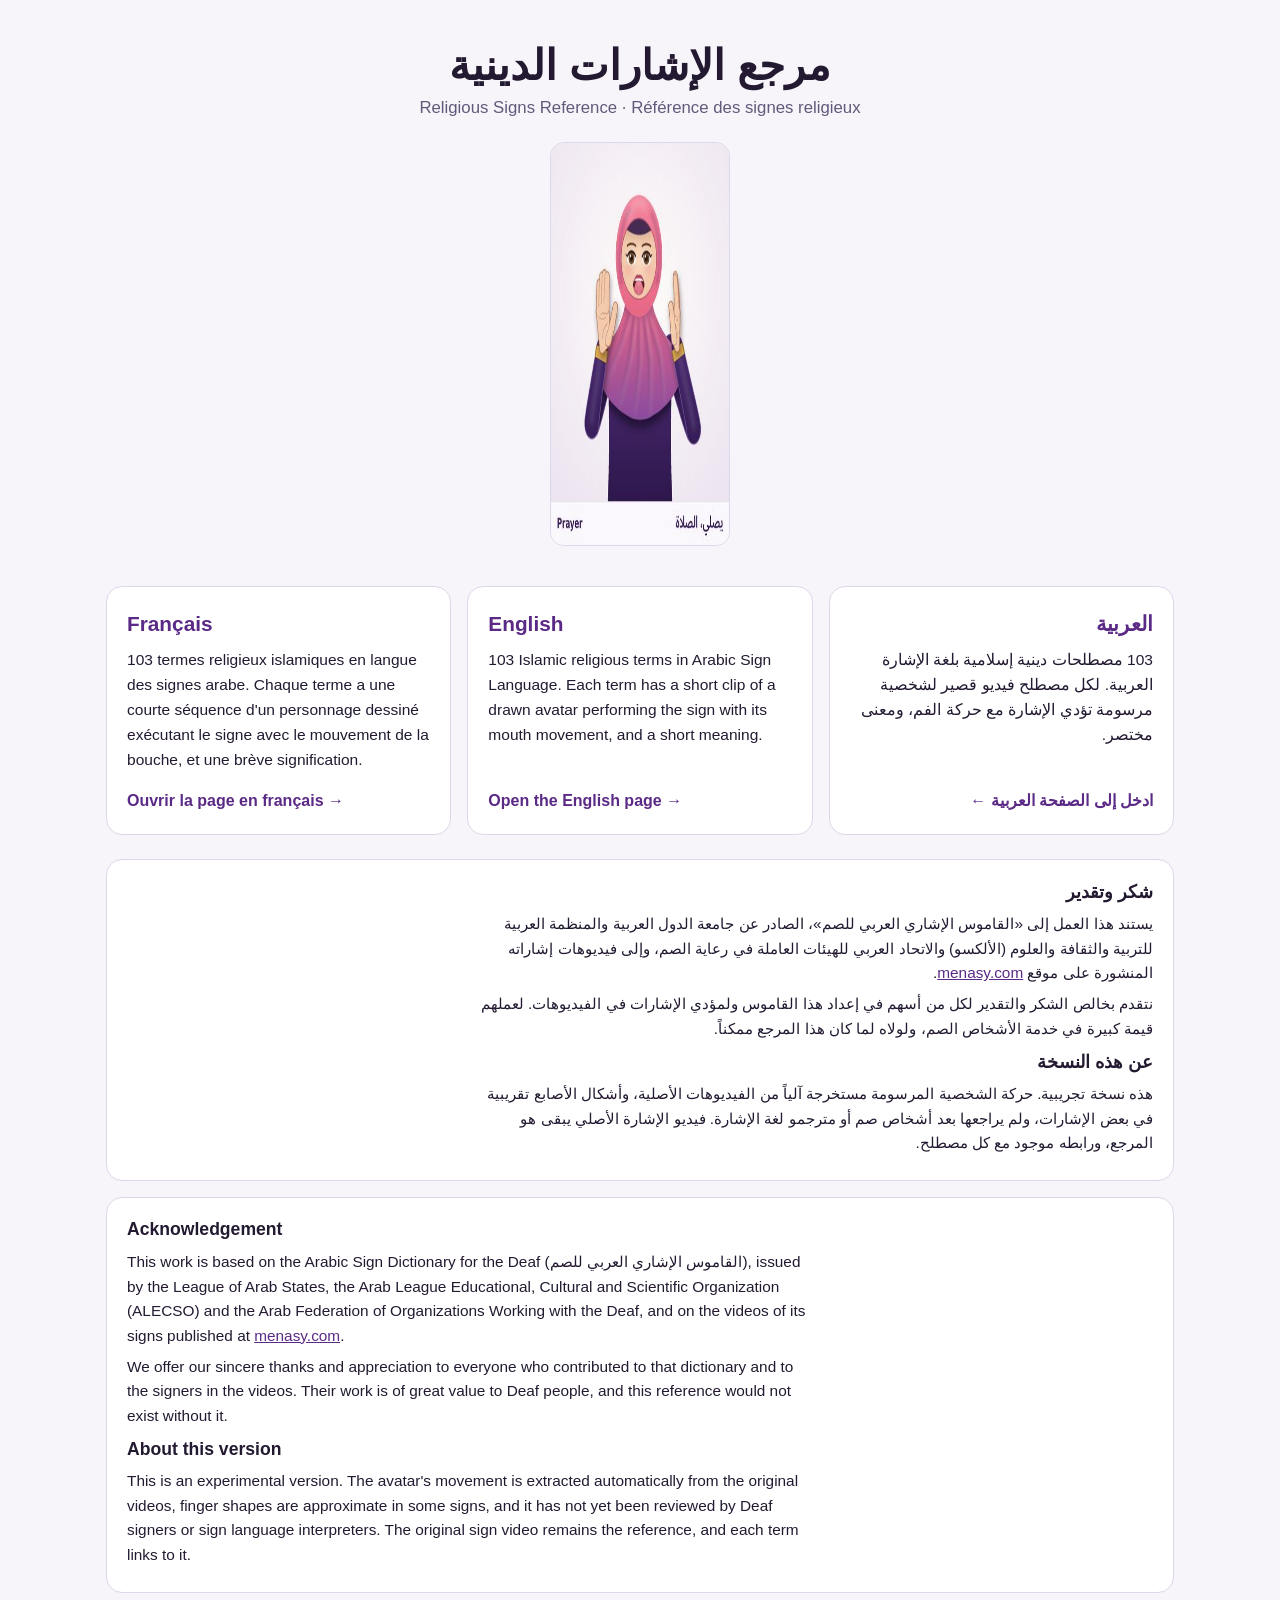
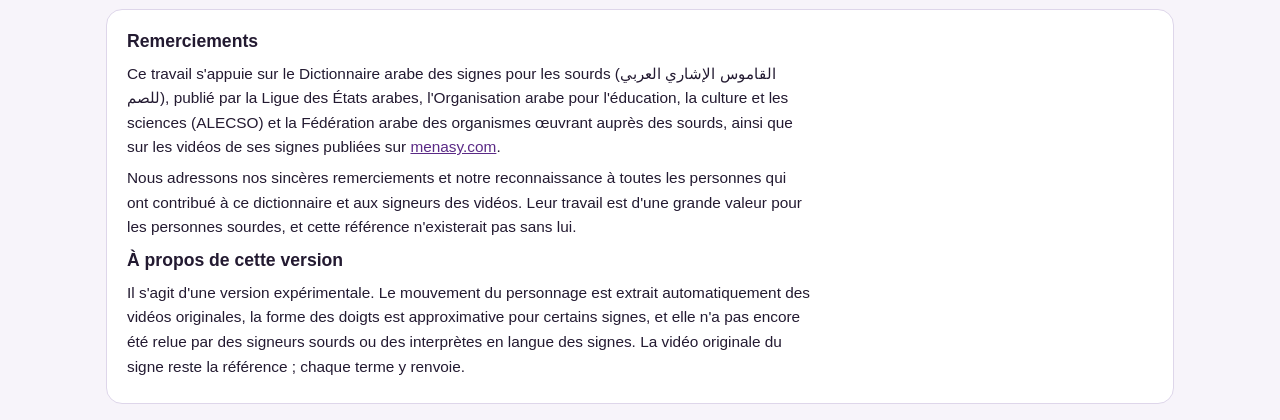
<file: index.html>
<!DOCTYPE html>
<html lang="ar" dir="rtl">
<head>
<meta charset="utf-8">
<meta name="viewport" content="width=device-width, initial-scale=1">
<title>مرجع الإشارات الدينية · Religious Signs Reference · Référence des signes religieux</title>
<meta name="description" content="103 Islamic religious terms in Arabic Sign Language, performed by a drawn avatar. Arabic, English and French.">
<link rel="icon" href="data:image/svg+xml,%3Csvg xmlns=%27http://www.w3.org/2000/svg%27 viewBox=%270 0 32 32%27%3E%3Crect width=%2732%27 height=%2732%27 rx=%277%27 fill=%27%235b2a86%27/%3E%3Ccircle cx=%2716%27 cy=%2713%27 r=%276%27 fill=%27%23f0c4a4%27/%3E%3Cpath d=%27M5 30c1-9 6-12 11-12s10 3 11 12z%27 fill=%27%23e8688a%27/%3E%3C/svg%3E">
<link rel="stylesheet" href="assets/style.css">
</head>
<body>
<div class="wrap">

  <div class="hero">
    <h1>مرجع الإشارات الدينية</h1>
    <p class="sub" lang="en" dir="ltr">Religious Signs Reference · <span lang="fr">Référence des signes religieux</span></p>
    <img class="sample" src="posters/02010.jpg" width="360" height="404" alt="الشخصية المرسومة تؤدي إشارة «الصلاة» · The avatar signing “Prayer”">
  </div>

  <nav class="doors" aria-label="Languages">
    <a class="door" href="ar.html" lang="ar" dir="rtl">
      <h2>العربية</h2>
      <p>103 مصطلحات دينية إسلامية بلغة الإشارة العربية. لكل مصطلح فيديو قصير لشخصية مرسومة تؤدي الإشارة مع حركة الفم، ومعنى مختصر.</p>
      <span class="go">ادخل إلى الصفحة العربية ←</span>
    </a>
    <a class="door" href="en.html" lang="en" dir="ltr">
      <h2>English</h2>
      <p>103 Islamic religious terms in Arabic Sign Language. Each term has a short clip of a drawn avatar performing the sign with its mouth movement, and a short meaning.</p>
      <span class="go">Open the English page →</span>
    </a>
    <a class="door" href="fr.html" lang="fr" dir="ltr">
      <h2>Français</h2>
      <p>103 termes religieux islamiques en langue des signes arabe. Chaque terme a une courte séquence d'un personnage dessiné exécutant le signe avec le mouvement de la bouche, et une brève signification.</p>
      <span class="go">Ouvrir la page en français →</span>
    </a>
  </nav>

  <section class="info" lang="ar" dir="rtl">
    <h2>شكر وتقدير</h2>
    <p>يستند هذا العمل إلى «القاموس الإشاري العربي للصم»، الصادر عن جامعة الدول العربية والمنظمة العربية للتربية والثقافة والعلوم (الألكسو) والاتحاد العربي للهيئات العاملة في رعاية الصم، وإلى فيديوهات إشاراته المنشورة على موقع <a href="https://menasy.com/categories/religion-02/" rel="noopener">menasy.com</a>.</p>
    <p>نتقدم بخالص الشكر والتقدير لكل من أسهم في إعداد هذا القاموس ولمؤدي الإشارات في الفيديوهات. لعملهم قيمة كبيرة في خدمة الأشخاص الصم، ولولاه لما كان هذا المرجع ممكناً.</p>
    <h2>عن هذه النسخة</h2>
    <p>هذه نسخة تجريبية. حركة الشخصية المرسومة مستخرجة آلياً من الفيديوهات الأصلية، وأشكال الأصابع تقريبية في بعض الإشارات، ولم يراجعها بعد أشخاص صم أو مترجمو لغة الإشارة. فيديو الإشارة الأصلي يبقى هو المرجع، ورابطه موجود مع كل مصطلح.</p>
  </section>

  <section class="info" lang="en" dir="ltr">
    <h2>Acknowledgement</h2>
    <p>This work is based on the Arabic Sign Dictionary for the Deaf (القاموس الإشاري العربي للصم), issued by the League of Arab States, the Arab League Educational, Cultural and Scientific Organization (ALECSO) and the Arab Federation of Organizations Working with the Deaf, and on the videos of its signs published at <a href="https://menasy.com/categories/religion-02/" rel="noopener">menasy.com</a>.</p>
    <p>We offer our sincere thanks and appreciation to everyone who contributed to that dictionary and to the signers in the videos. Their work is of great value to Deaf people, and this reference would not exist without it.</p>
    <h2>About this version</h2>
    <p>This is an experimental version. The avatar's movement is extracted automatically from the original videos, finger shapes are approximate in some signs, and it has not yet been reviewed by Deaf signers or sign language interpreters. The original sign video remains the reference, and each term links to it.</p>
  </section>

  <section class="info" lang="fr" dir="ltr">
    <h2>Remerciements</h2>
    <p>Ce travail s'appuie sur le Dictionnaire arabe des signes pour les sourds (القاموس الإشاري العربي للصم), publié par la Ligue des États arabes, l'Organisation arabe pour l'éducation, la culture et les sciences (ALECSO) et la Fédération arabe des organismes œuvrant auprès des sourds, ainsi que sur les vidéos de ses signes publiées sur <a href="https://menasy.com/categories/religion-02/" rel="noopener">menasy.com</a>.</p>
    <p>Nous adressons nos sincères remerciements et notre reconnaissance à toutes les personnes qui ont contribué à ce dictionnaire et aux signeurs des vidéos. Leur travail est d'une grande valeur pour les personnes sourdes, et cette référence n'existerait pas sans lui.</p>
    <h2>À propos de cette version</h2>
    <p>Il s'agit d'une version expérimentale. Le mouvement du personnage est extrait automatiquement des vidéos originales, la forme des doigts est approximative pour certains signes, et elle n'a pas encore été relue par des signeurs sourds ou des interprètes en langue des signes. La vidéo originale du signe reste la référence ; chaque terme y renvoie.</p>
  </section>

</div>
</body>
</html>
</file>
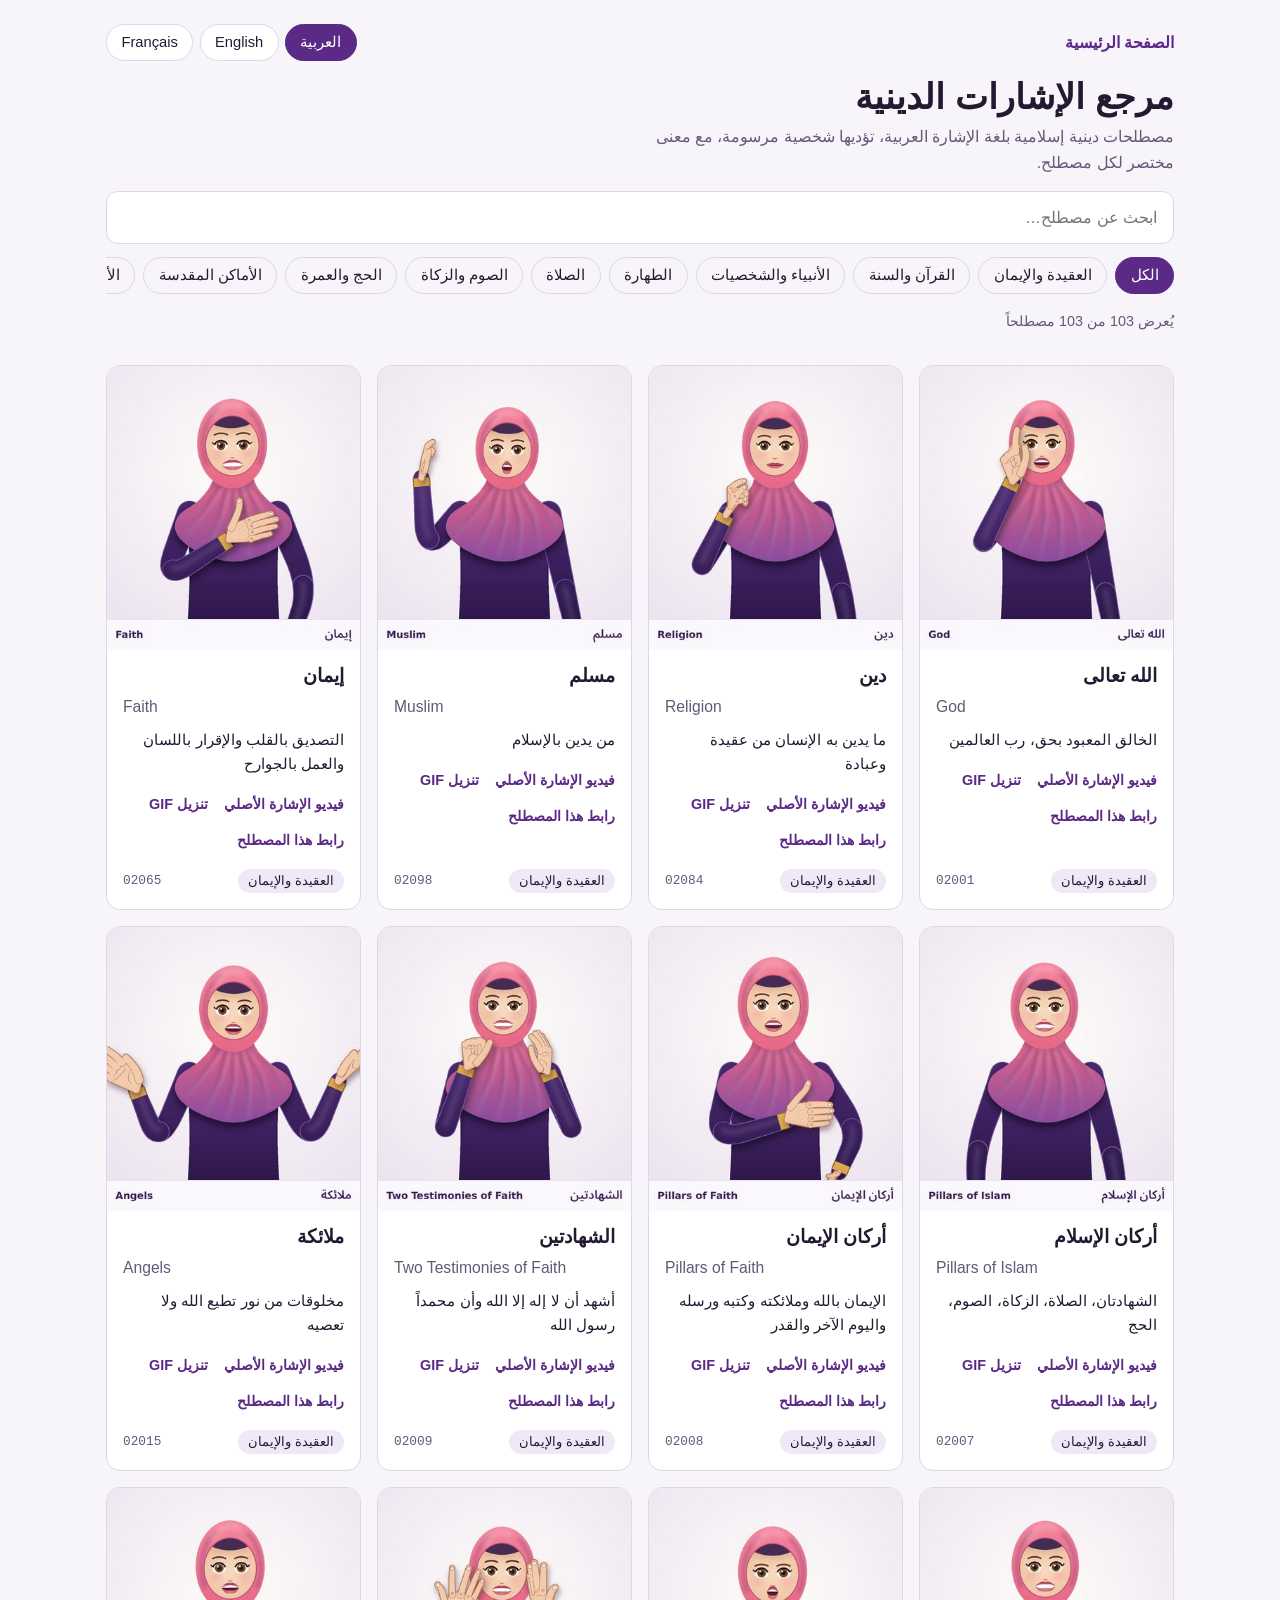
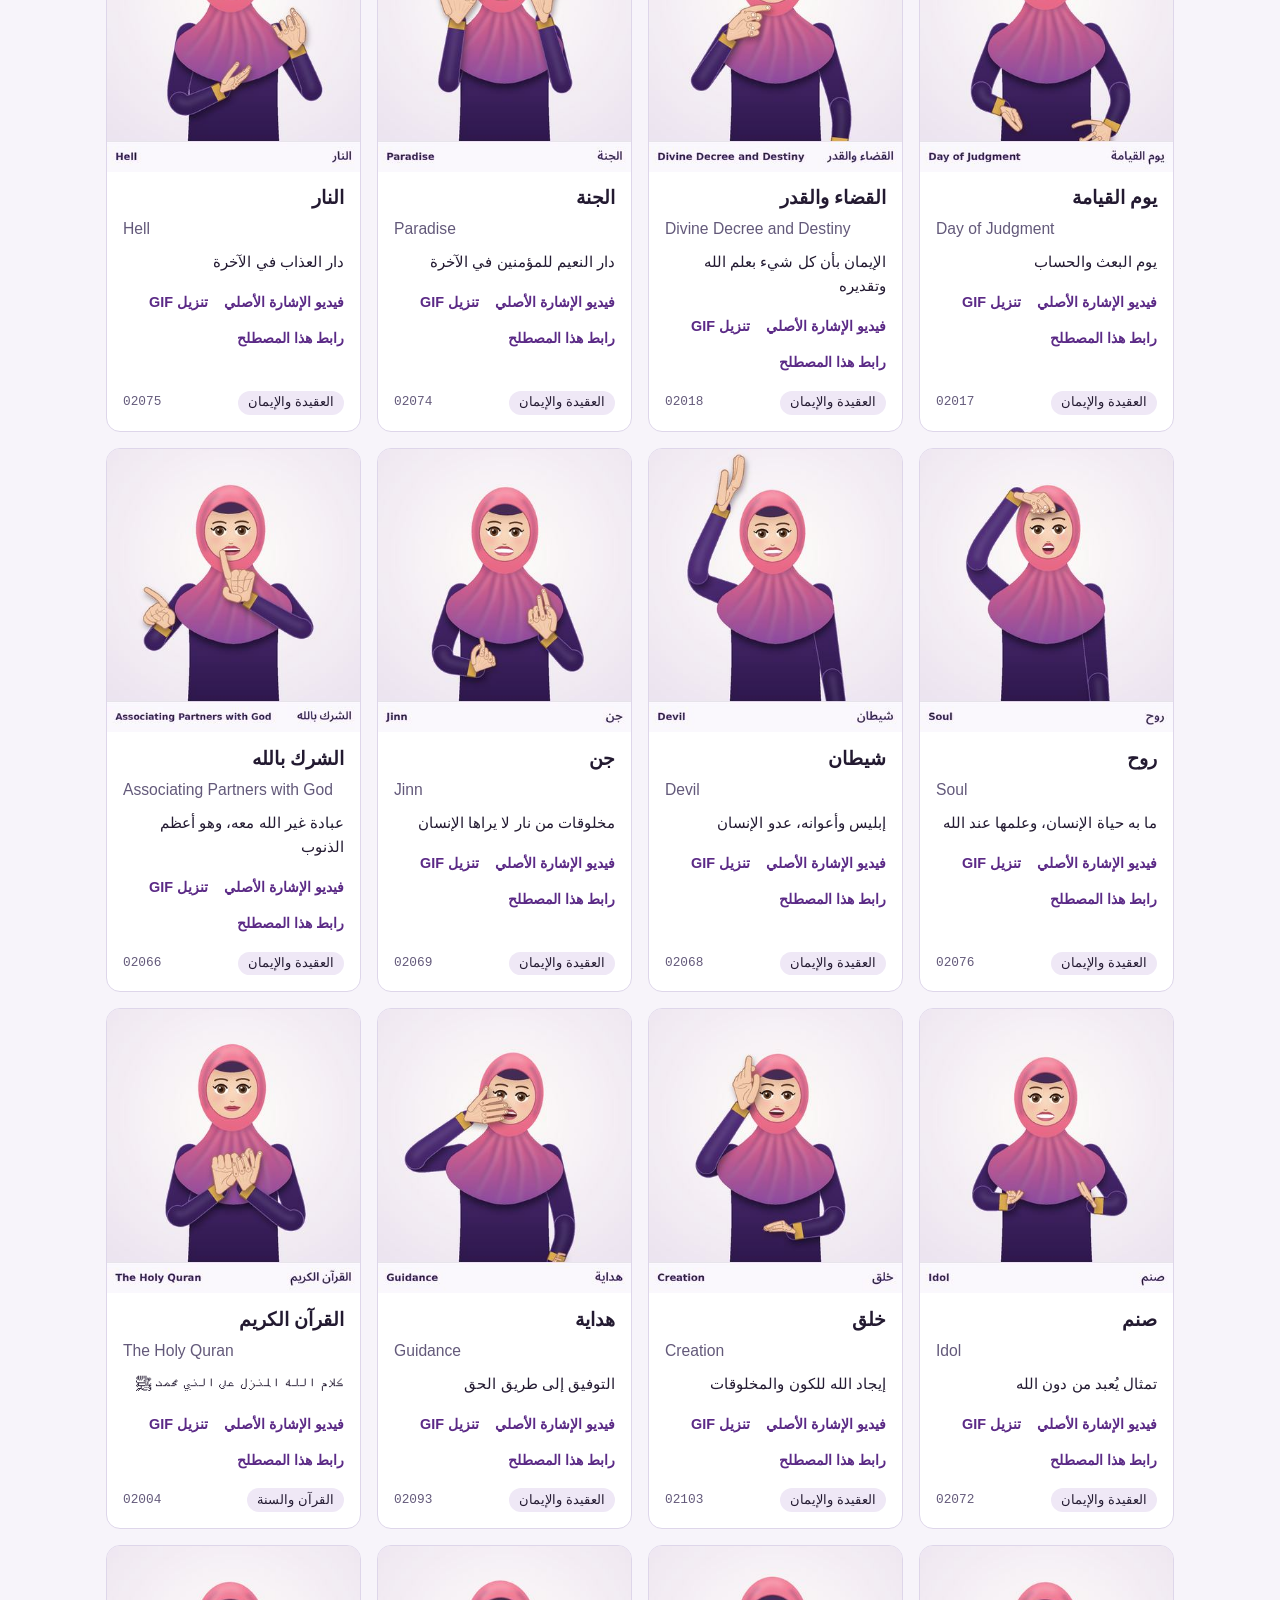
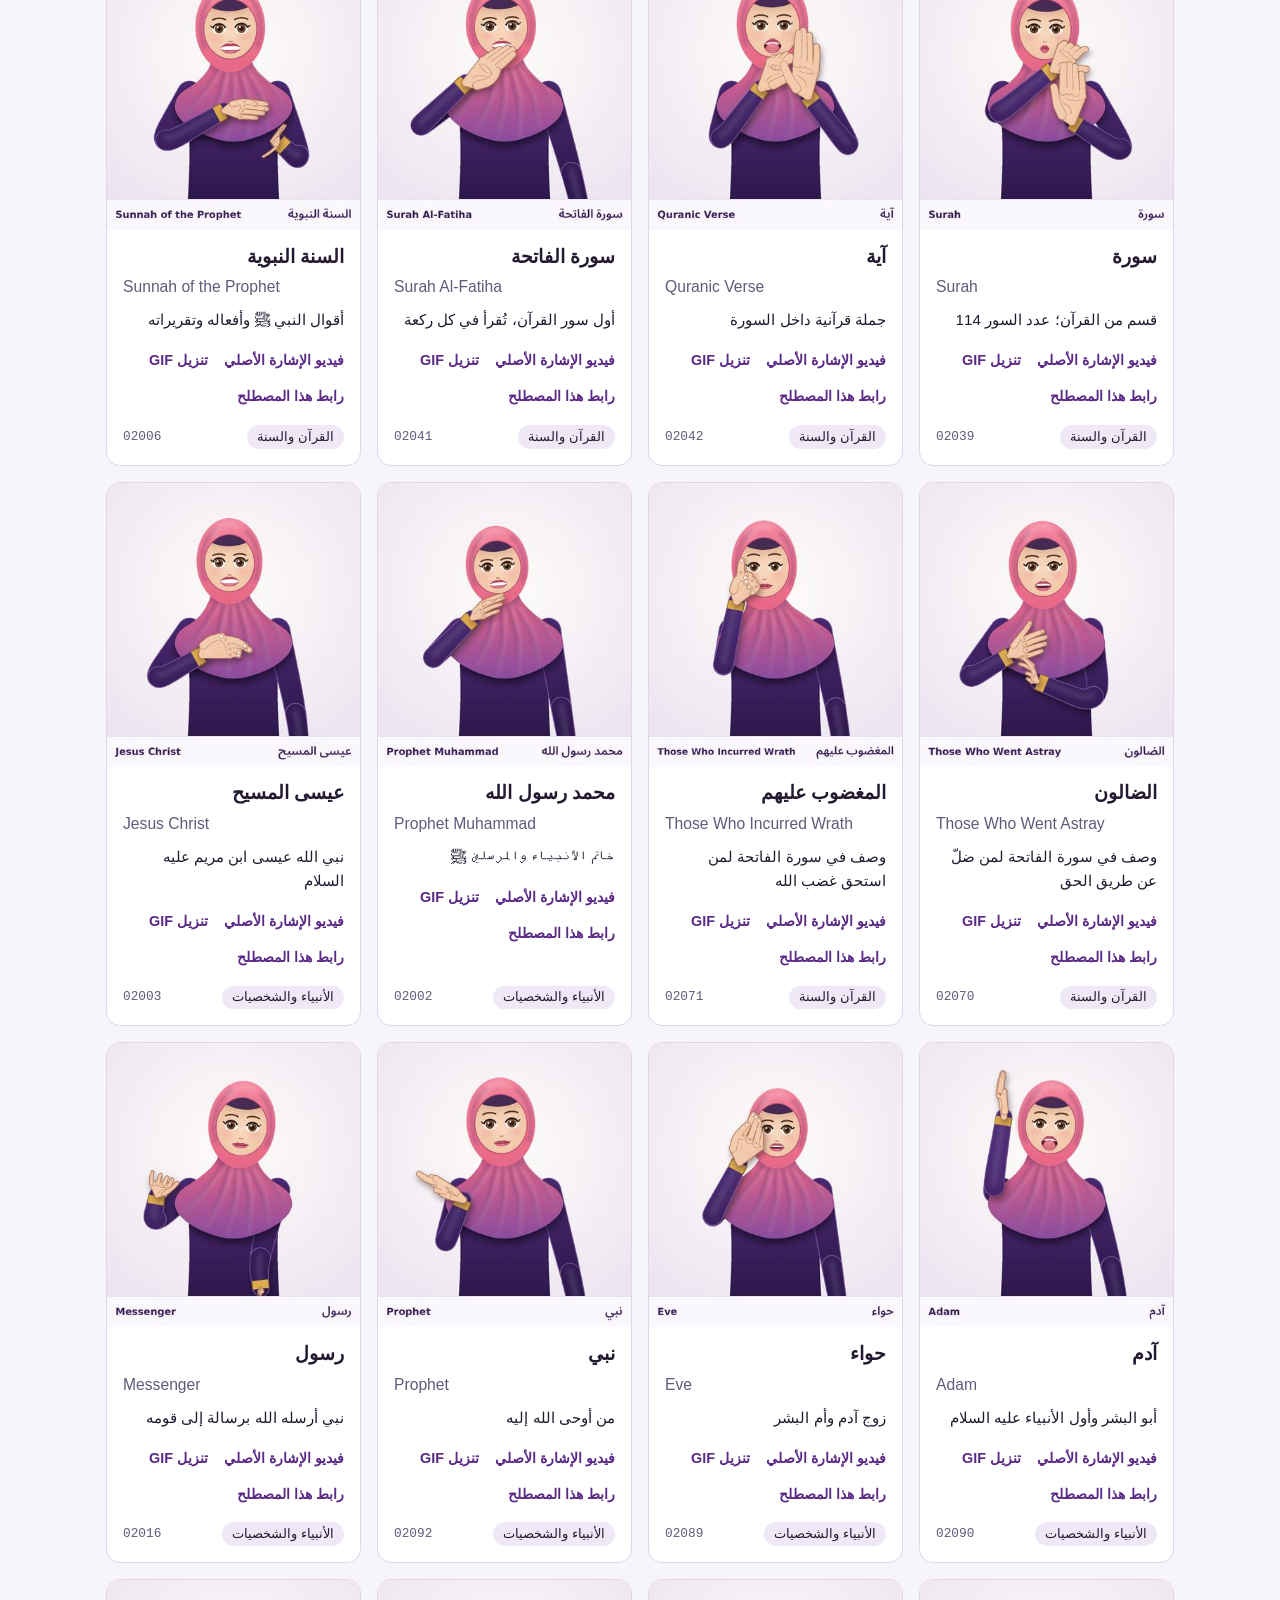
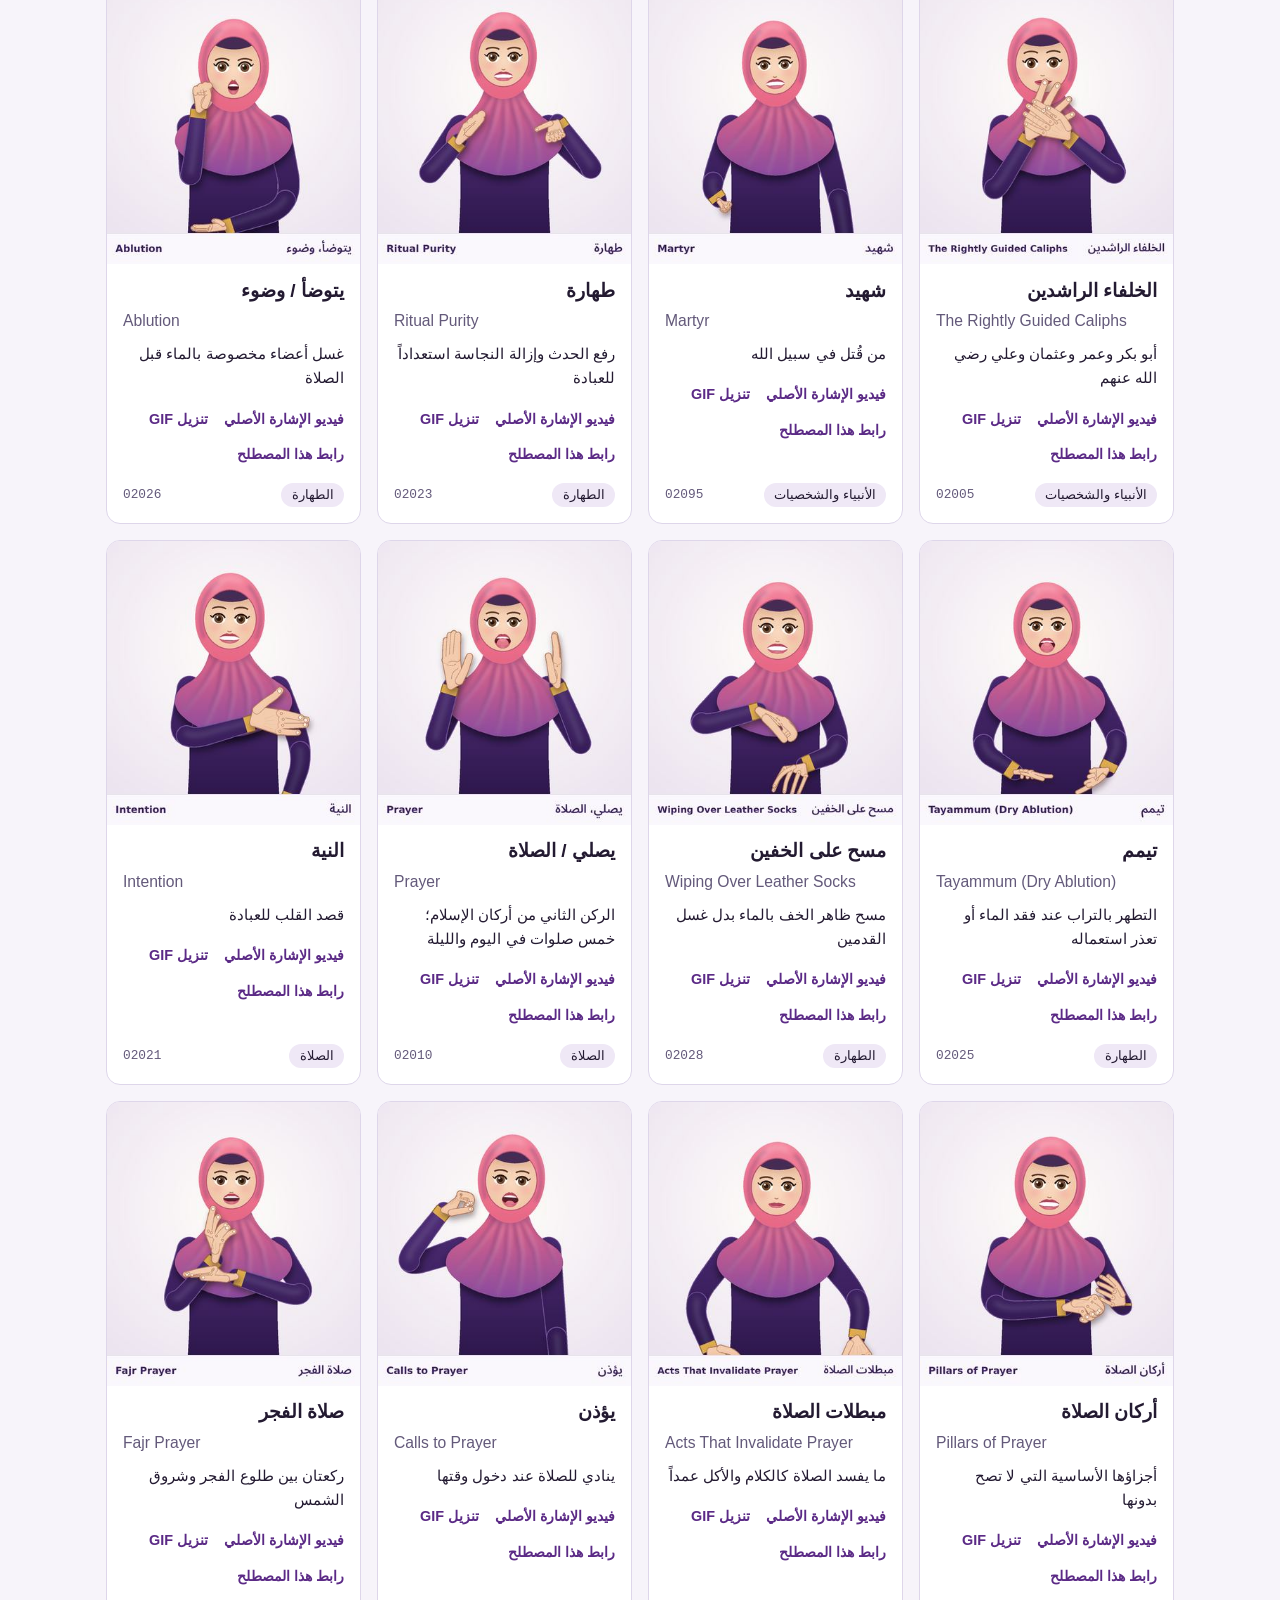
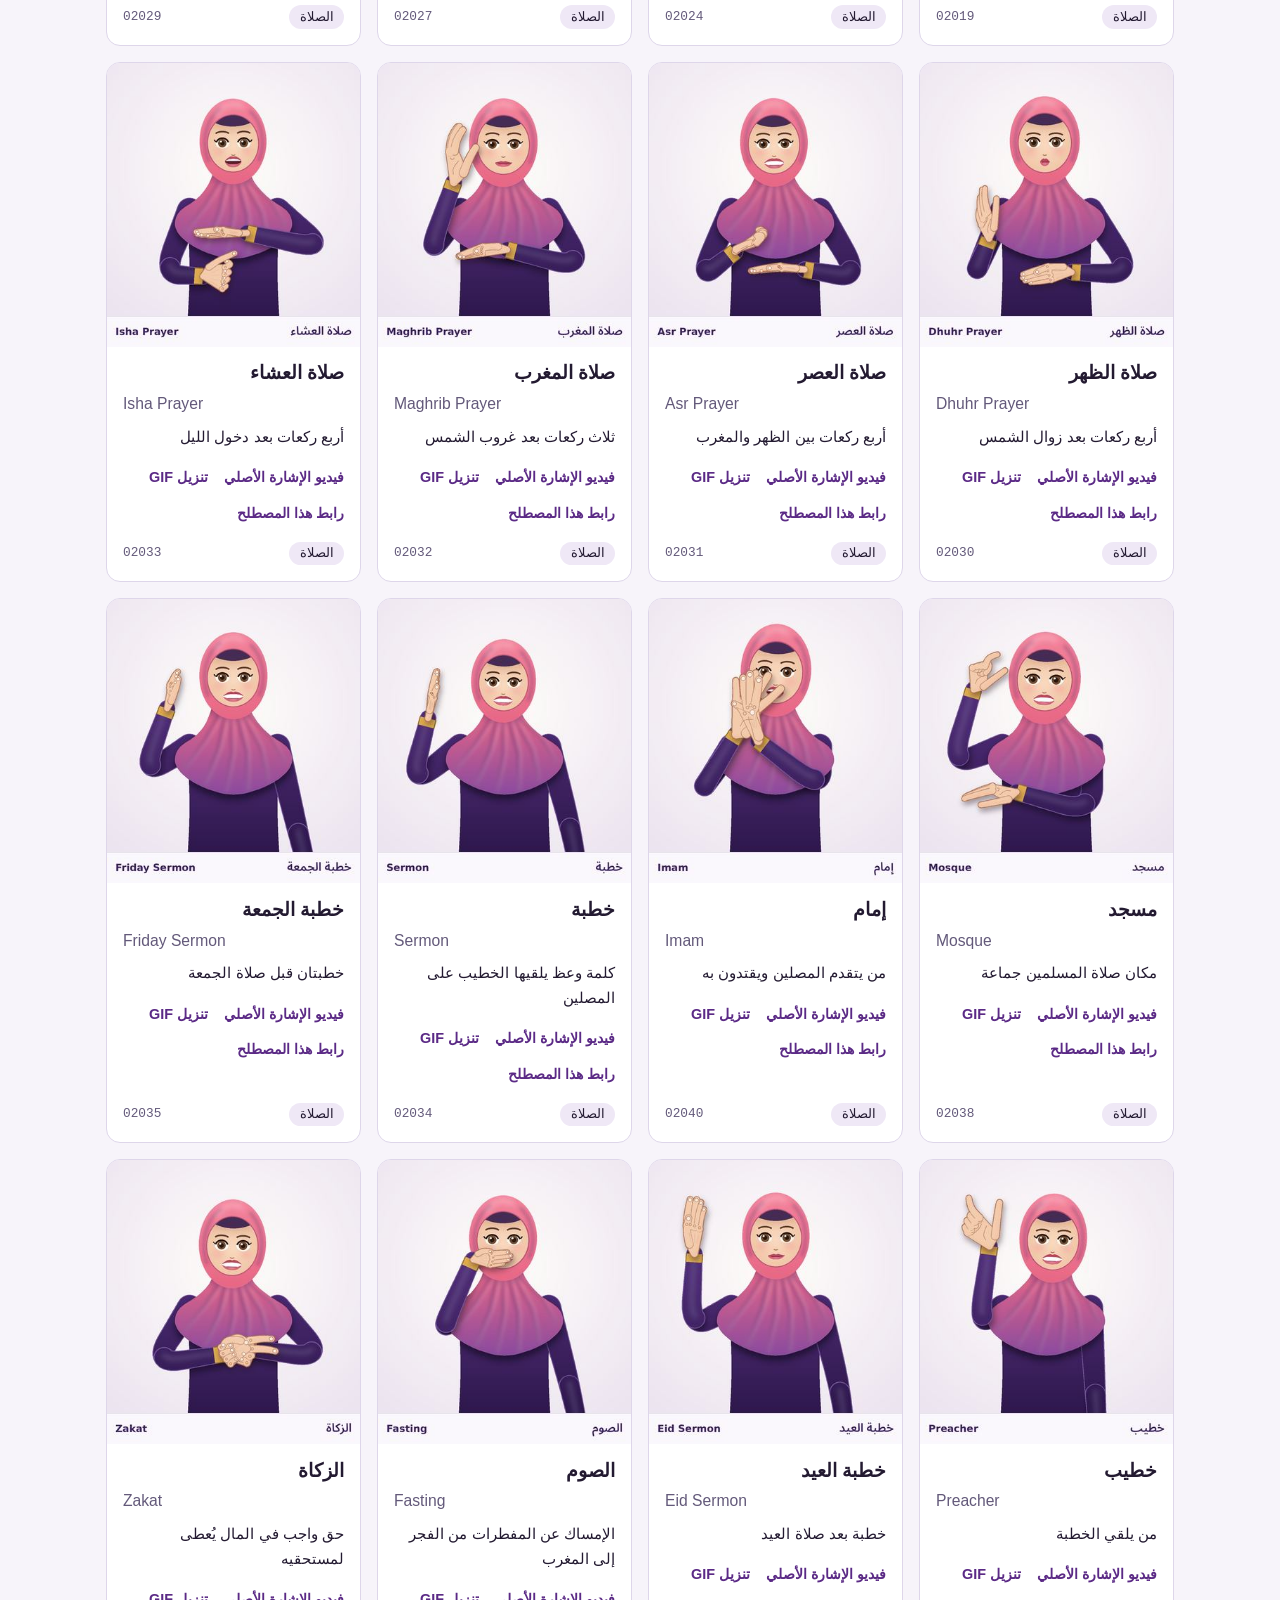
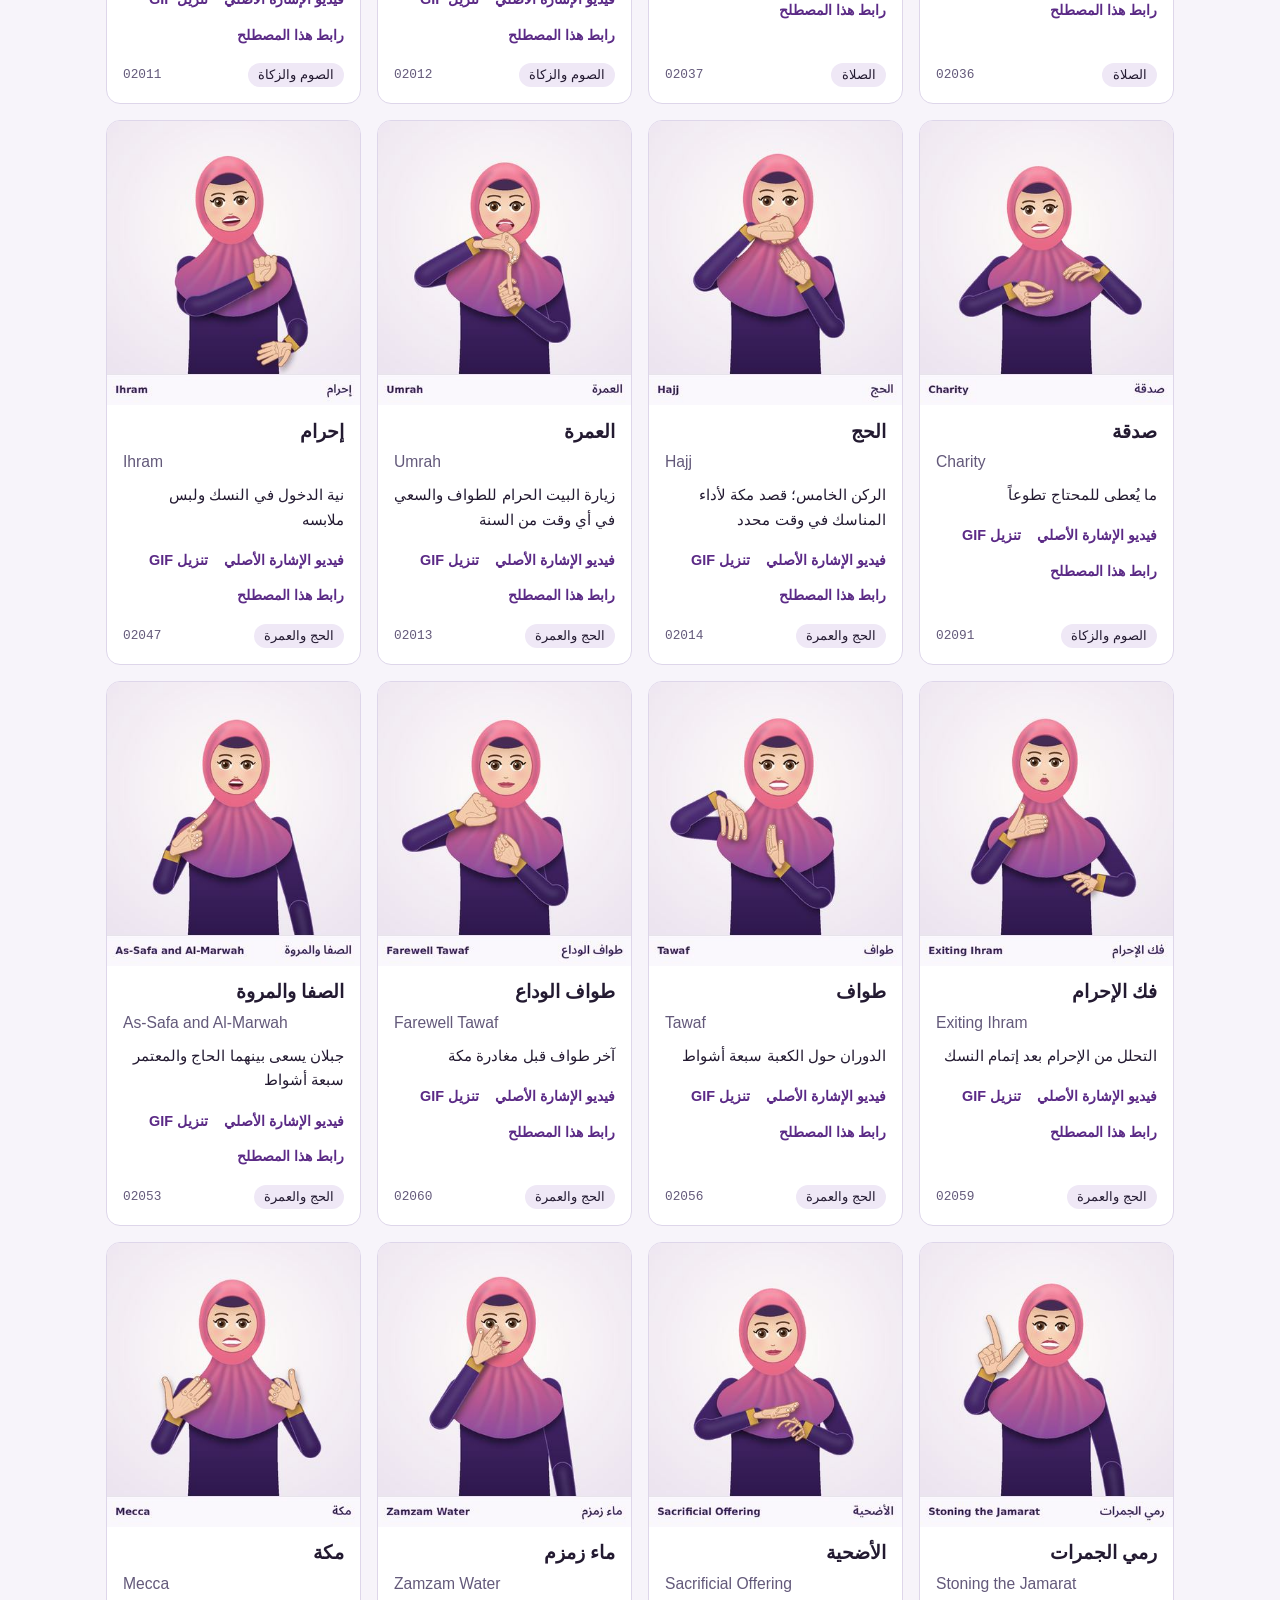
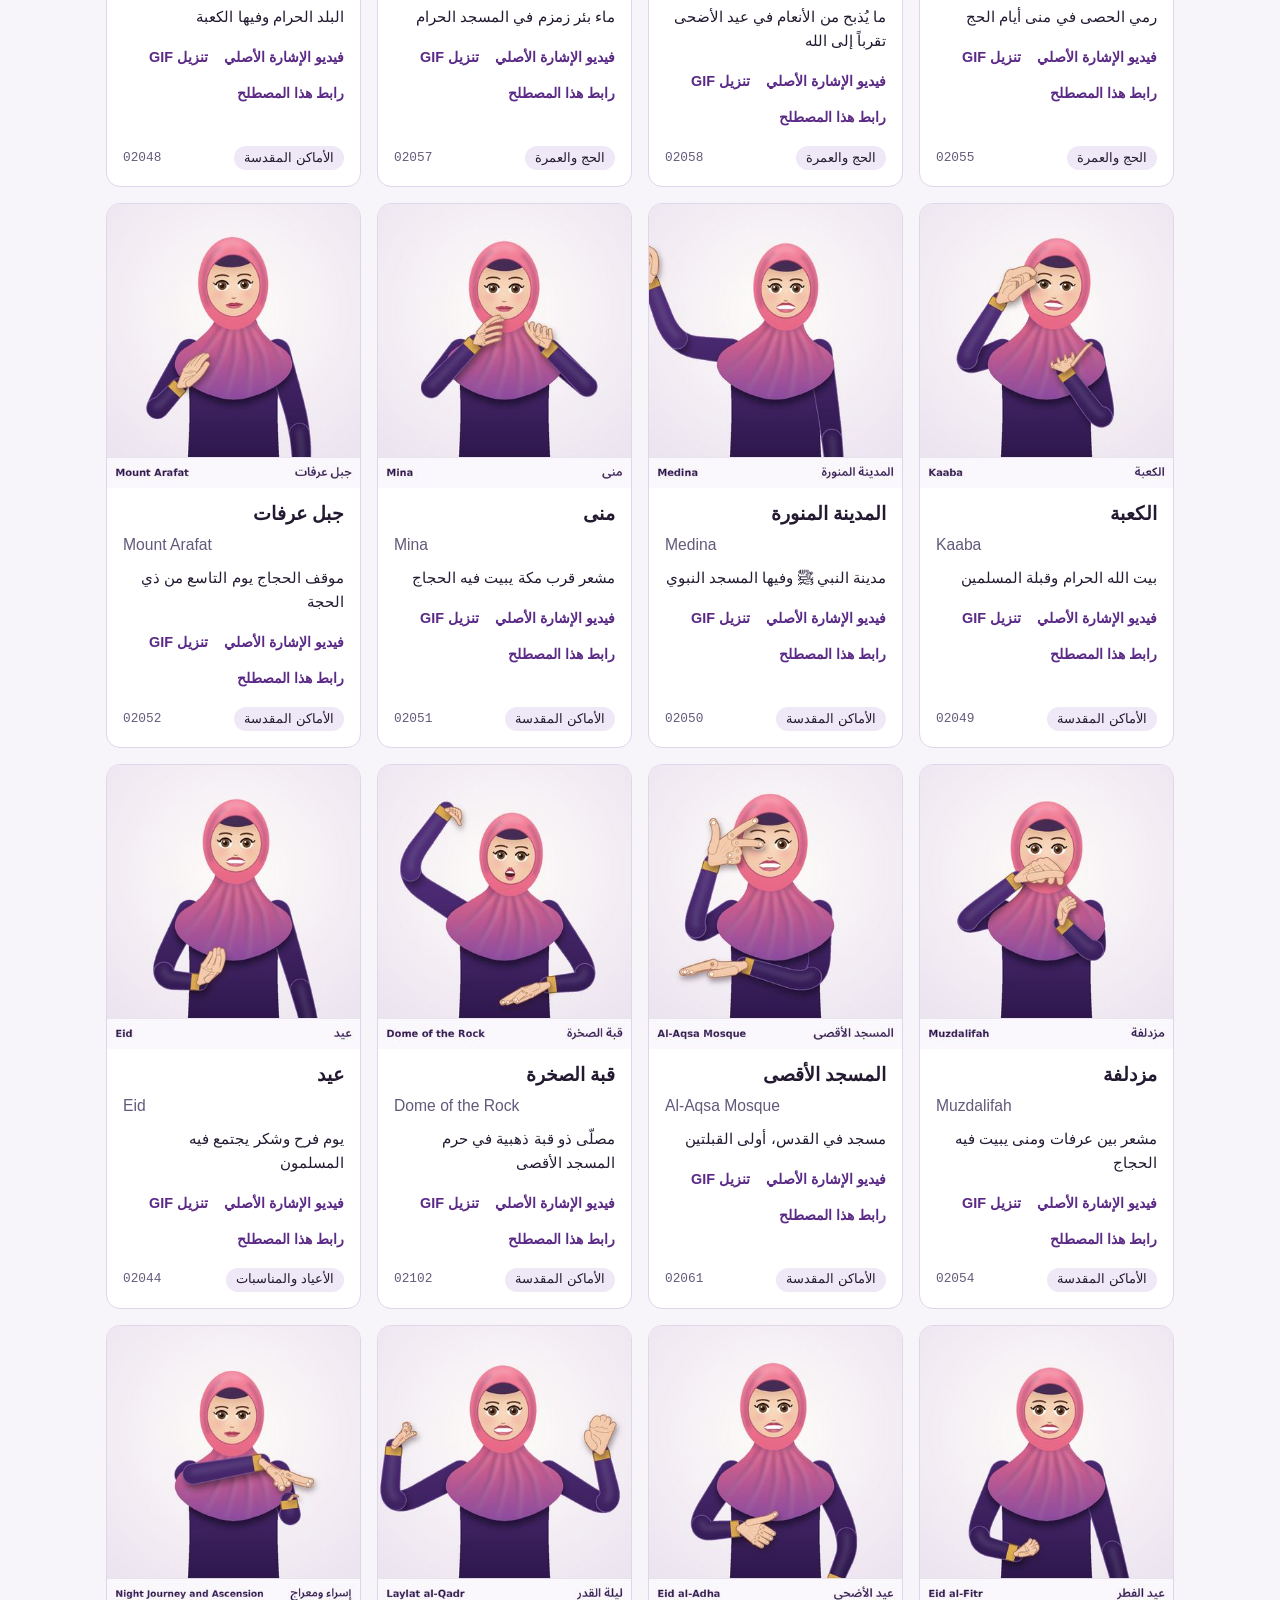
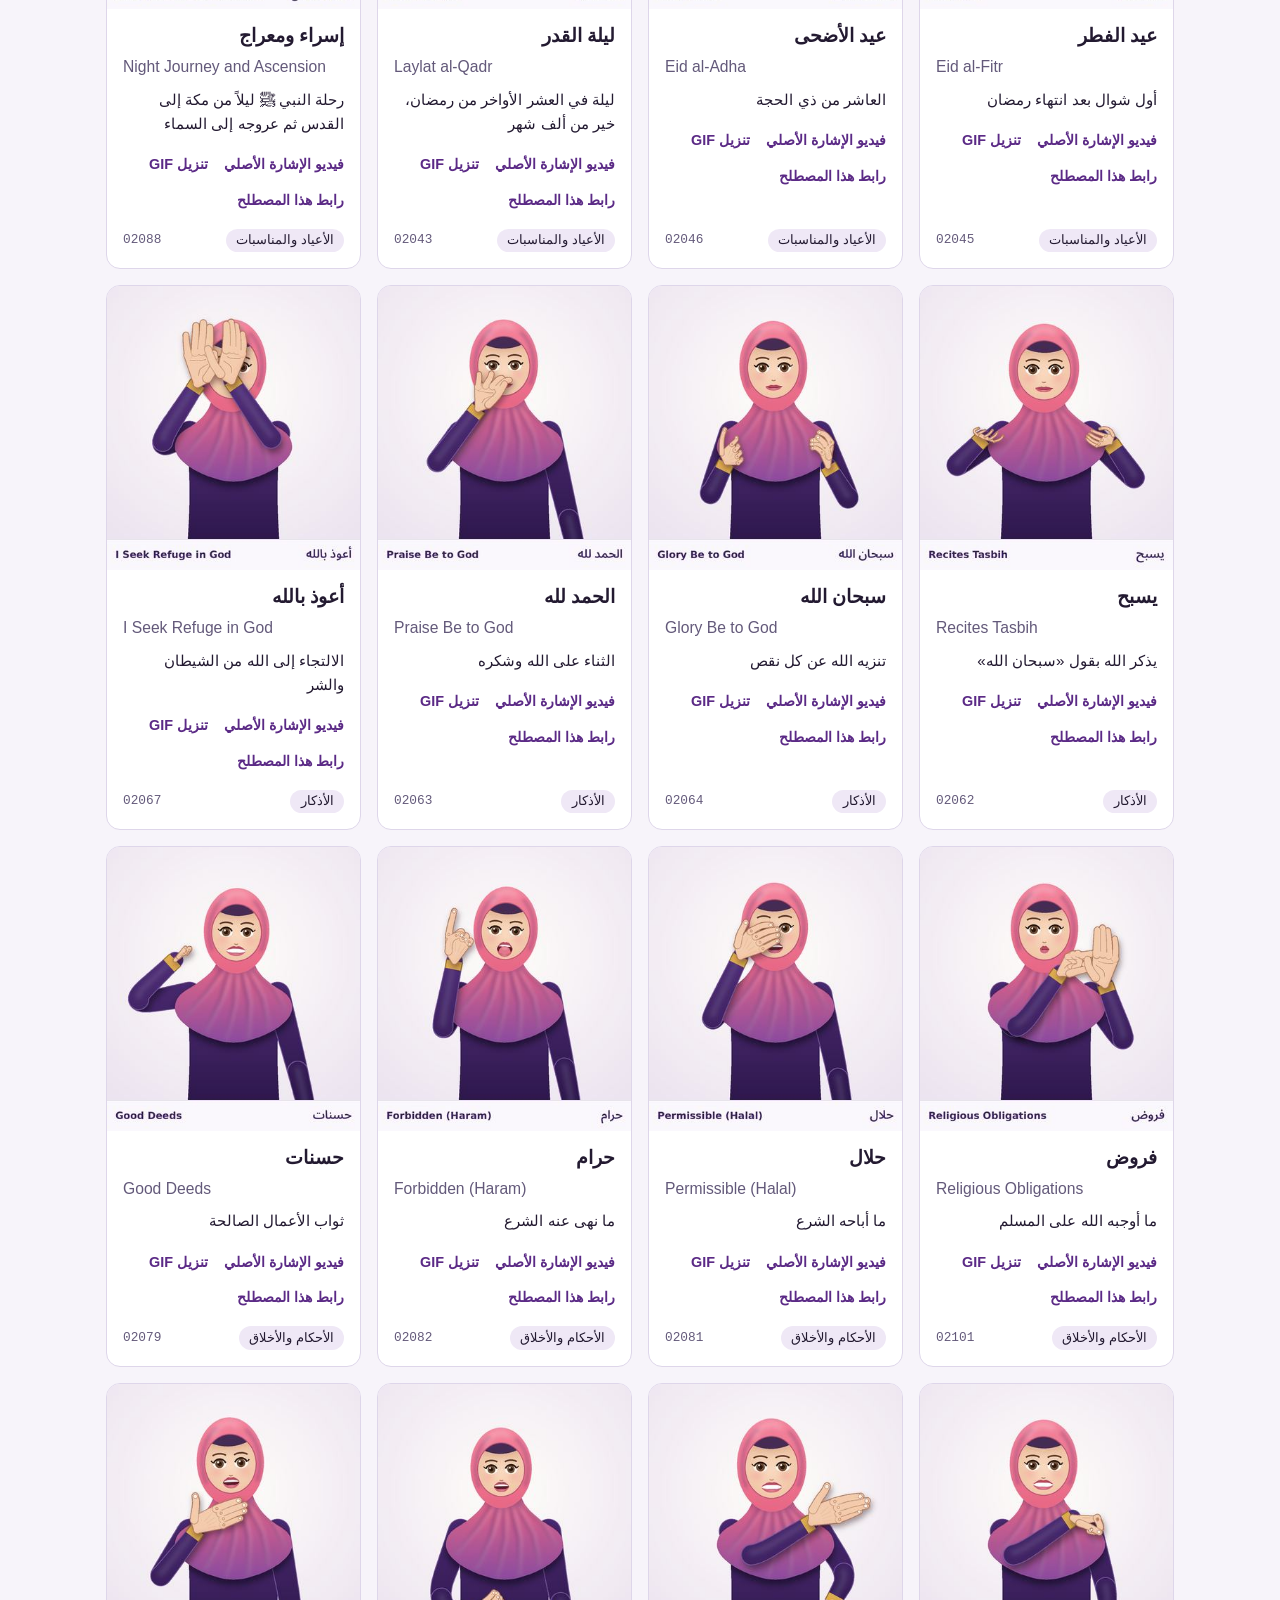
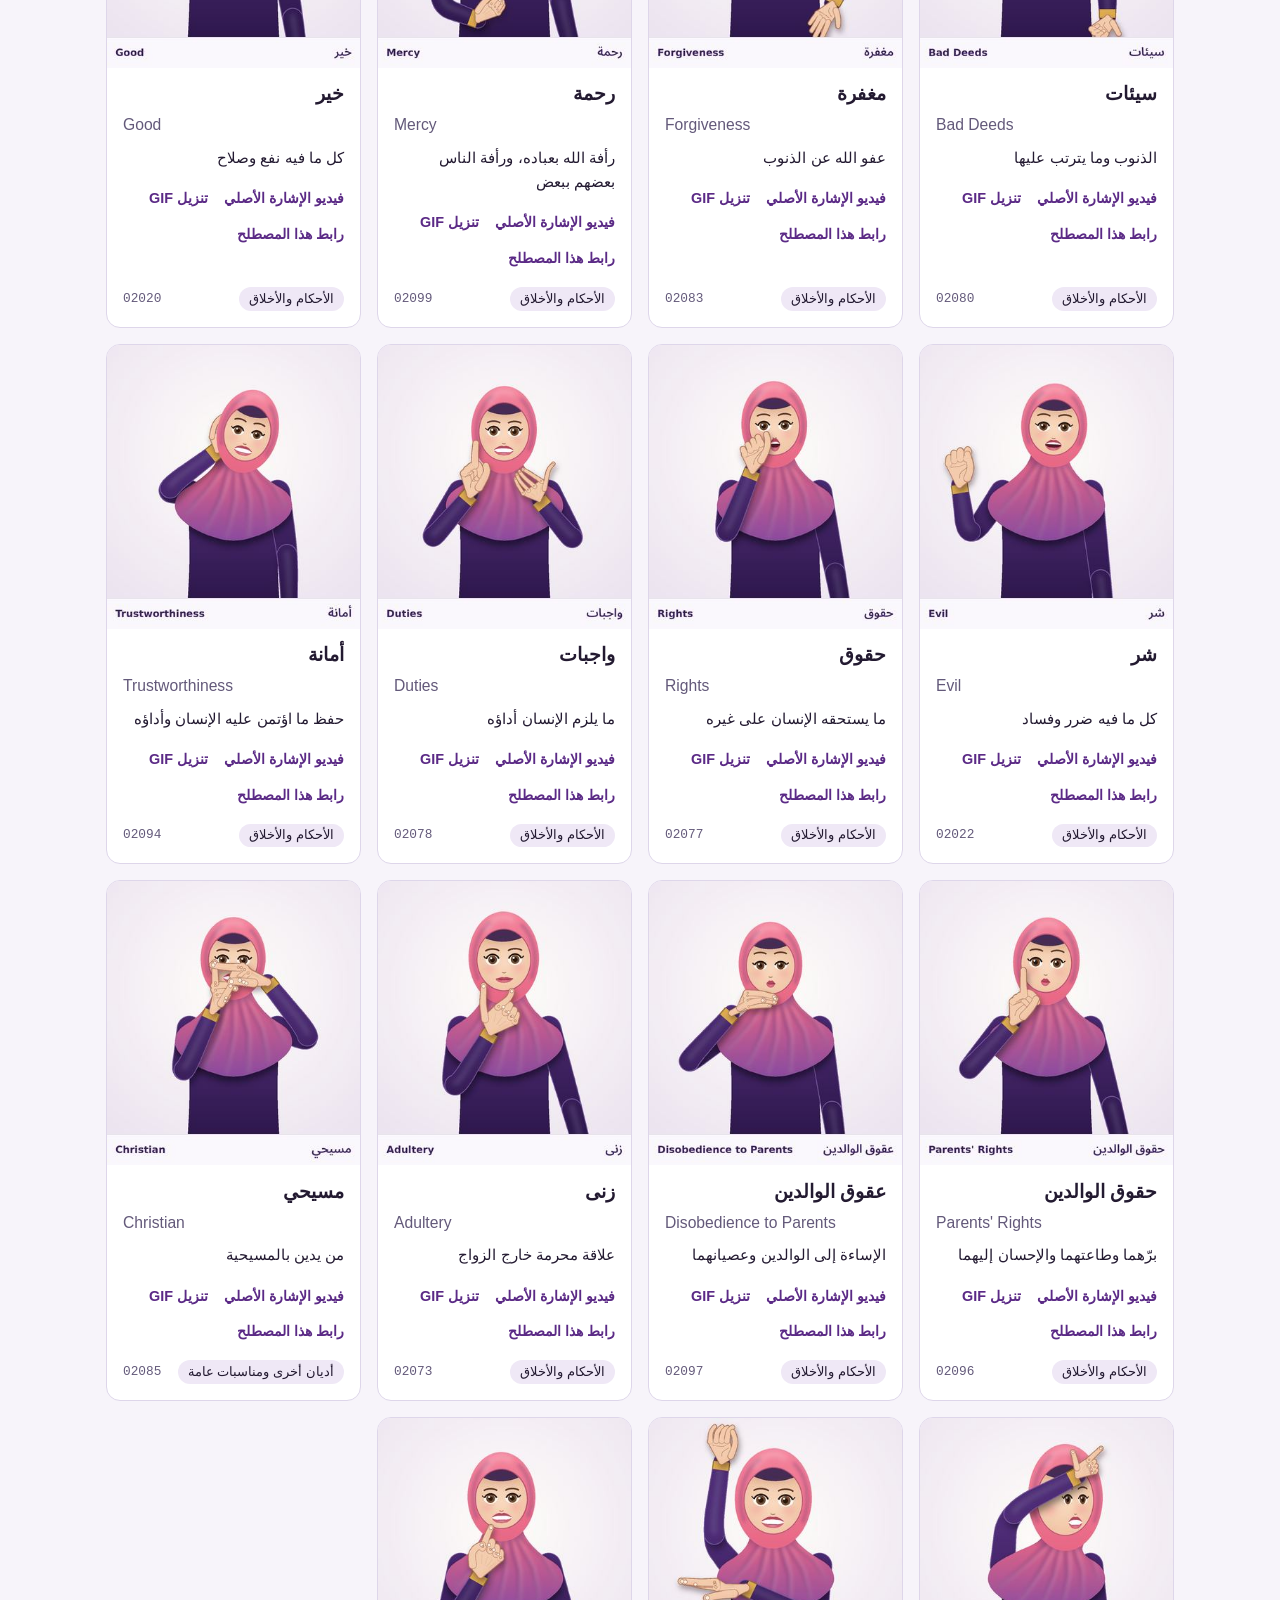
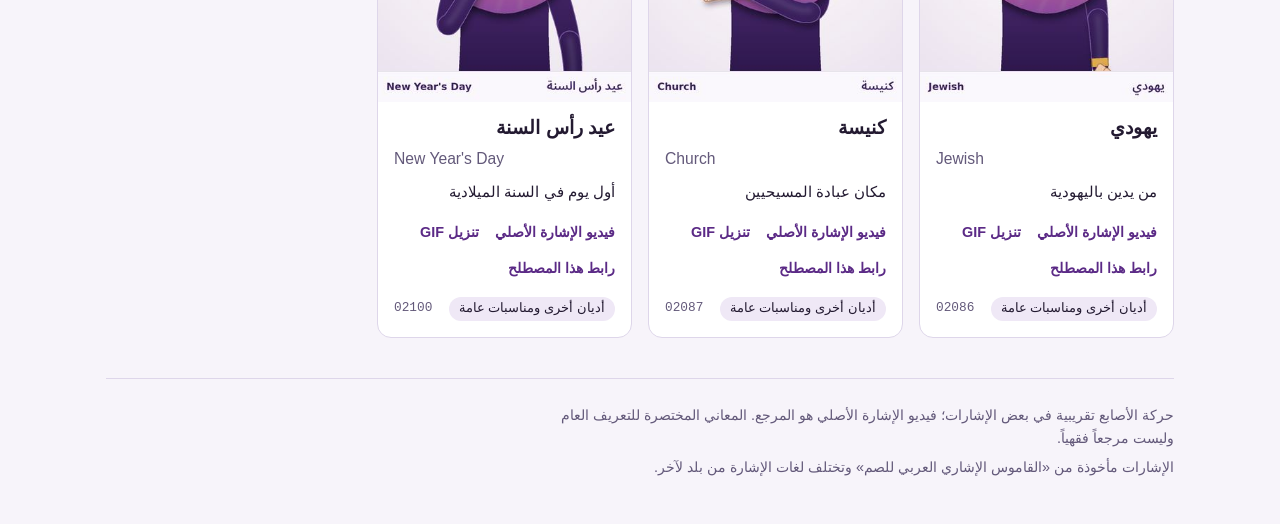
<file: ar.html>
<!DOCTYPE html>
<html lang="ar" dir="rtl">
<head>
<meta charset="utf-8">
<meta name="viewport" content="width=device-width, initial-scale=1">
<title>Religious Signs Reference</title>
<link rel="icon" href="data:image/svg+xml,%3Csvg xmlns=%27http://www.w3.org/2000/svg%27 viewBox=%270 0 32 32%27%3E%3Crect width=%2732%27 height=%2732%27 rx=%277%27 fill=%27%235b2a86%27/%3E%3Ccircle cx=%2716%27 cy=%2713%27 r=%276%27 fill=%27%23f0c4a4%27/%3E%3Cpath d=%27M5 30c1-9 6-12 11-12s10 3 11 12z%27 fill=%27%23e8688a%27/%3E%3C/svg%3E">
<link rel="stylesheet" href="assets/style.css">
</head>
<body>
<div class="wrap">
  <header class="top">
    <div class="bar">
      <a class="home" id="home" href="index.html"></a>
      <nav class="langs" aria-label="Language">
        <a href="ar.html" lang="ar" aria-current="page">العربية</a>
        <a href="en.html" lang="en">English</a>
        <a href="fr.html" lang="fr">Français</a>
      </nav>
    </div>
    <h1 id="title"></h1>
    <p class="lede" id="lede"></p>
    <input class="search" id="search" type="search" autocomplete="off">
    <div class="cats" id="cats"></div>
    <p class="count" id="count" aria-live="polite"></p>
  </header>
  <main class="grid" id="grid"></main>
  <footer>
    <p id="note1"></p>
    <p id="note2"></p>
  </footer>
</div>
<script>window.PAGE_LANG = "ar";</script>
<script src="data/terms.js"></script>
<script src="data/terms.fr.js"></script>
<script src="assets/app.js"></script>
</body>
</html>
</file>
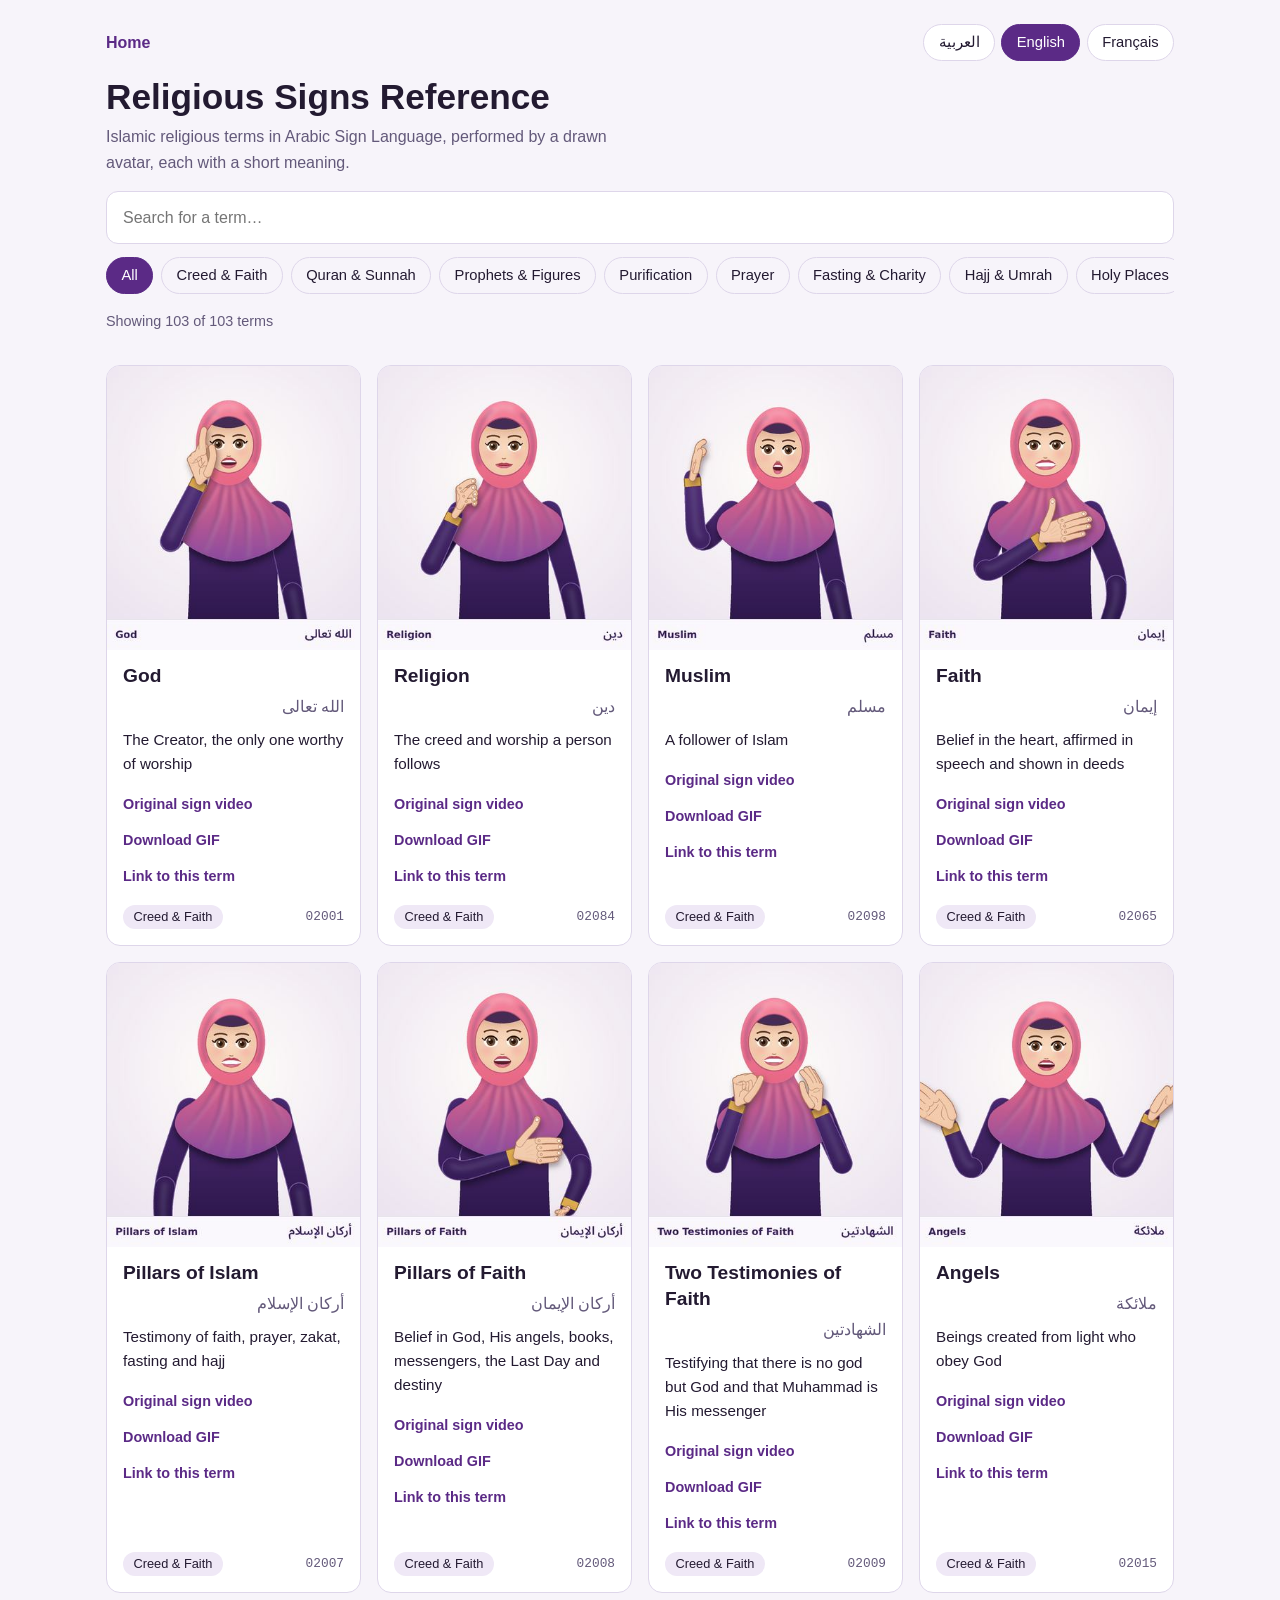
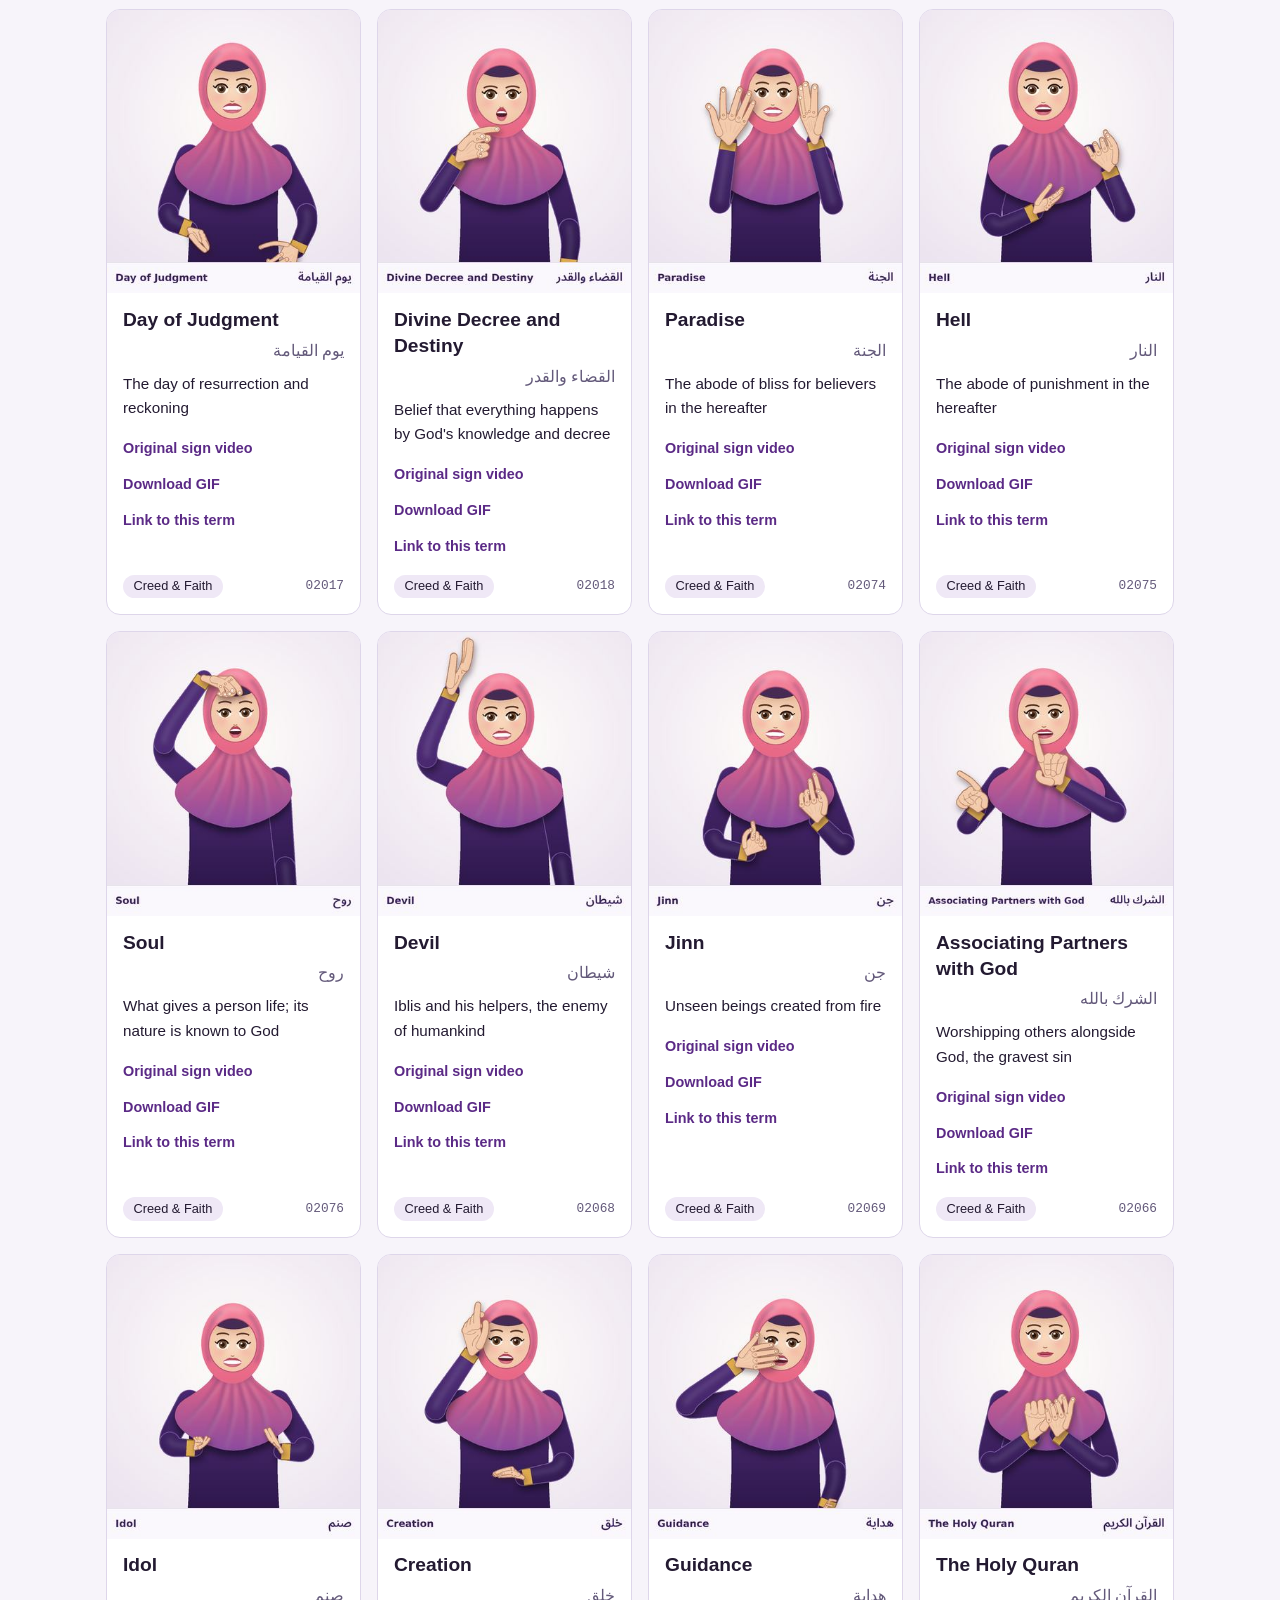
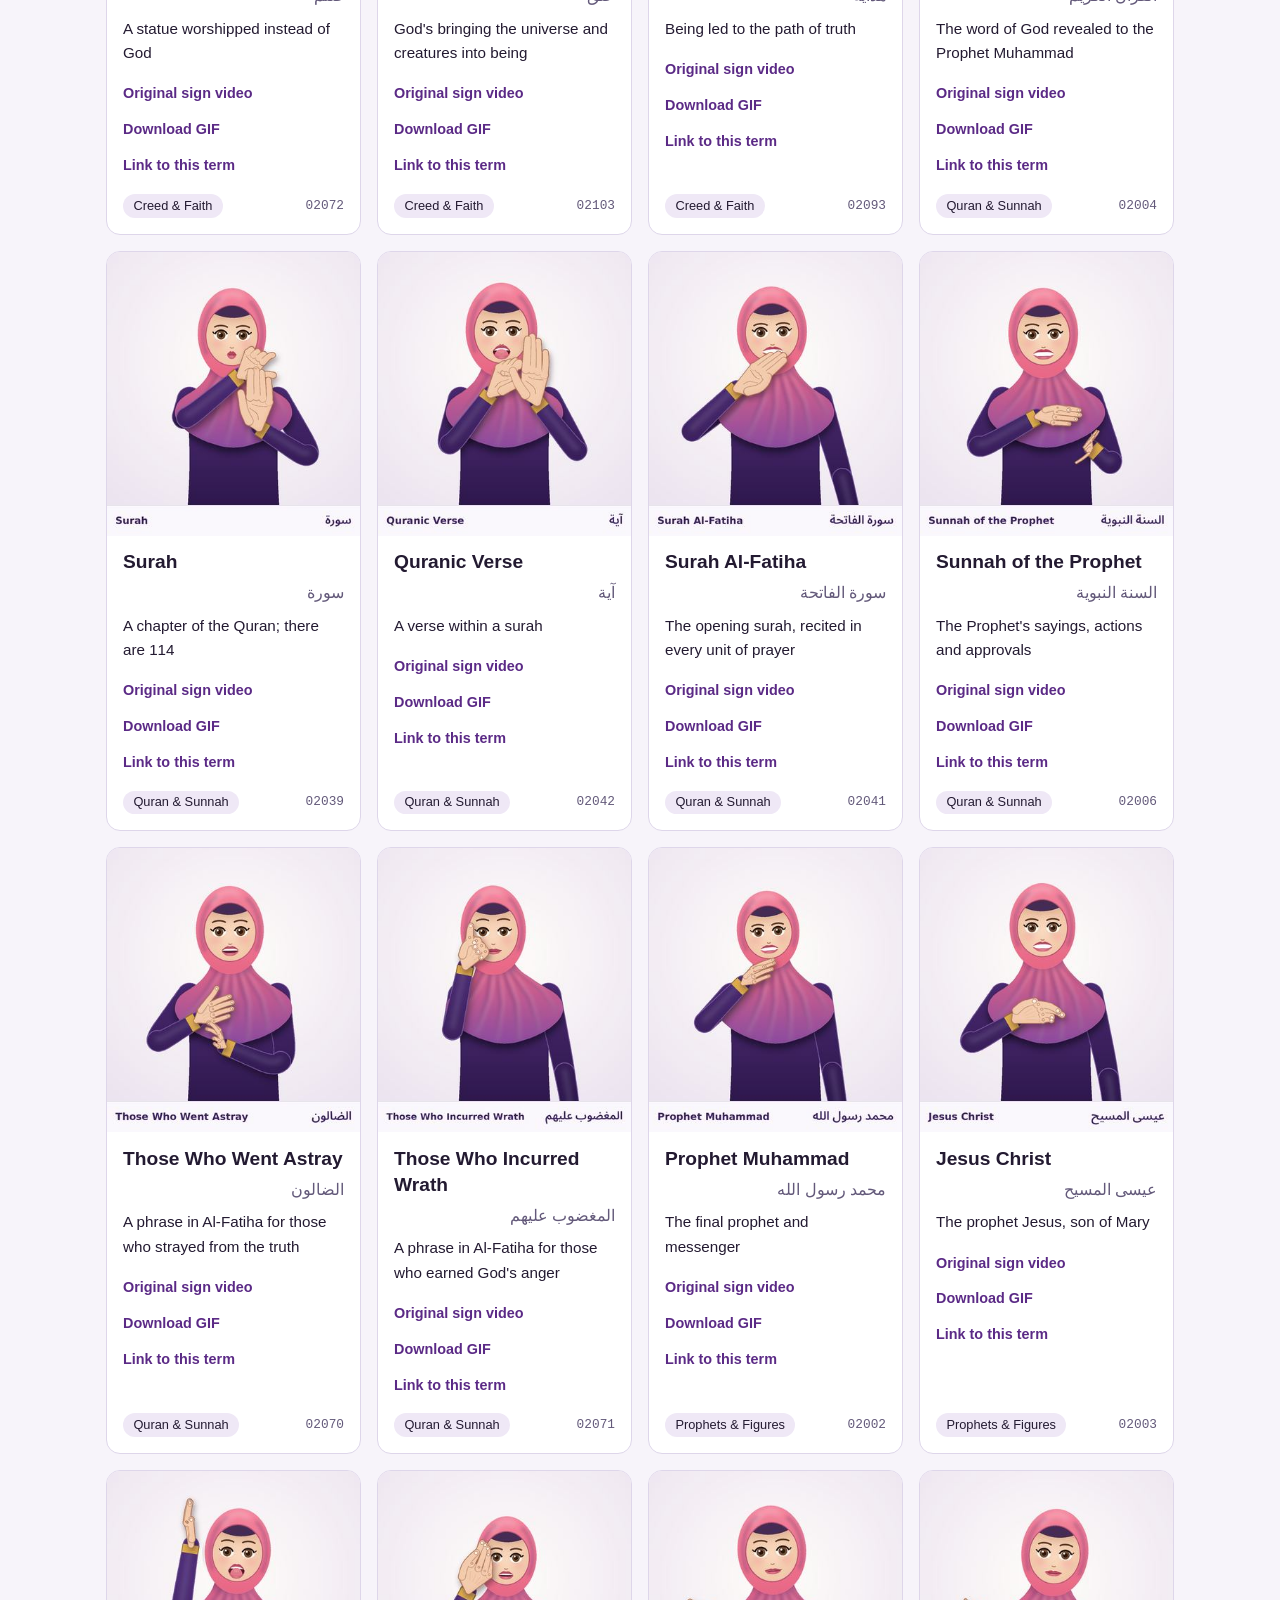
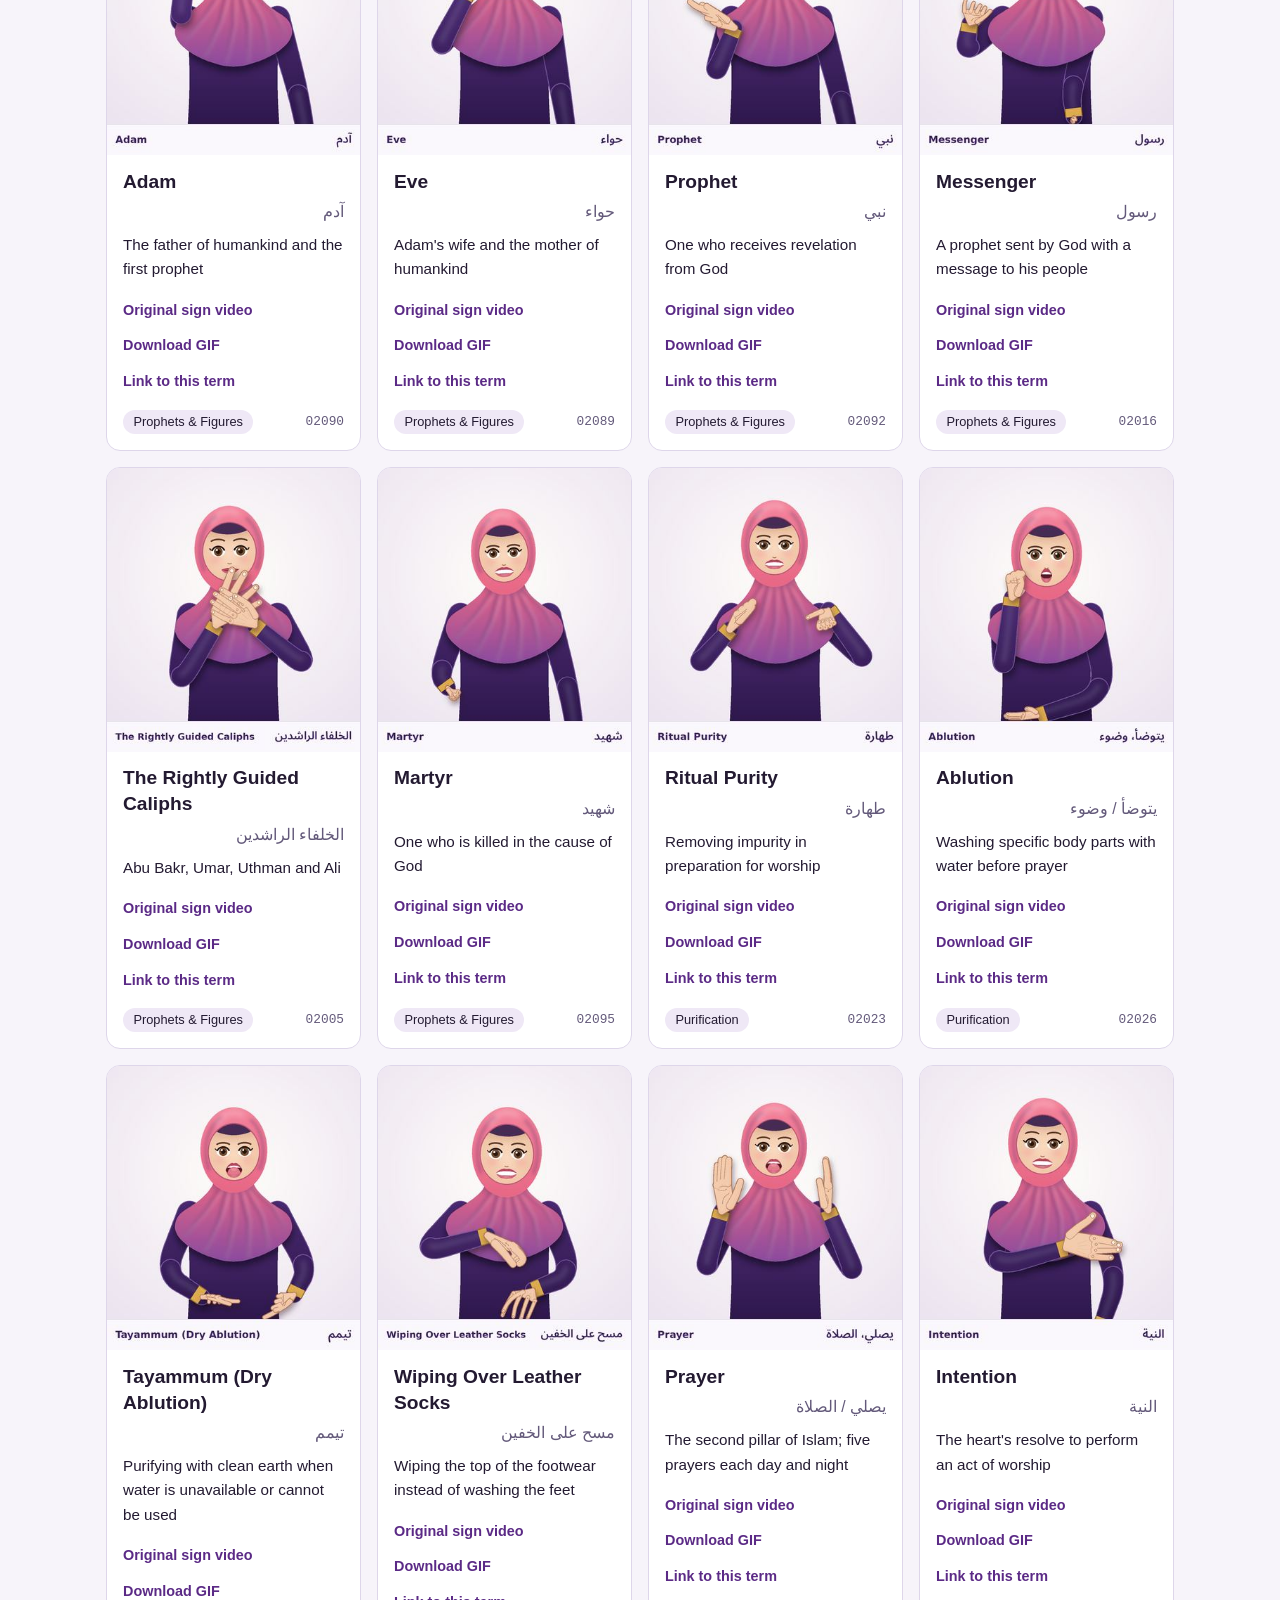
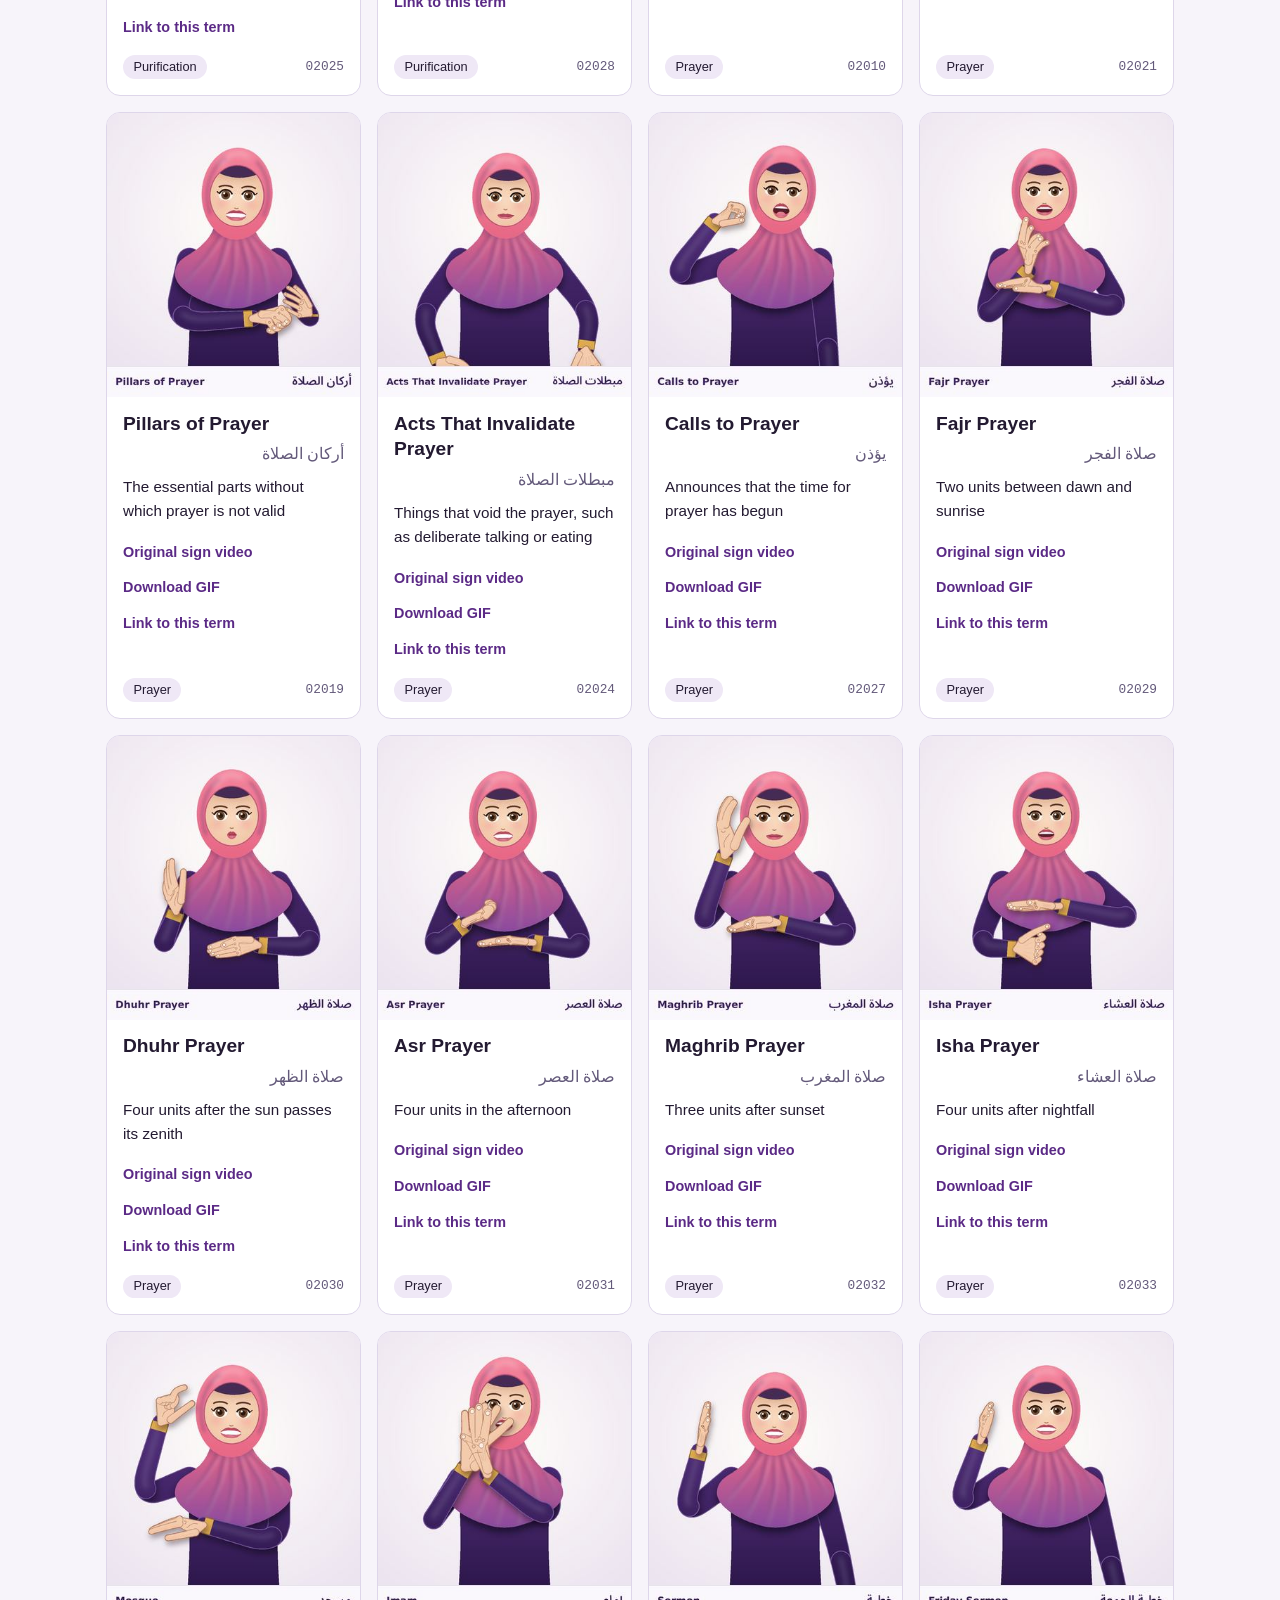
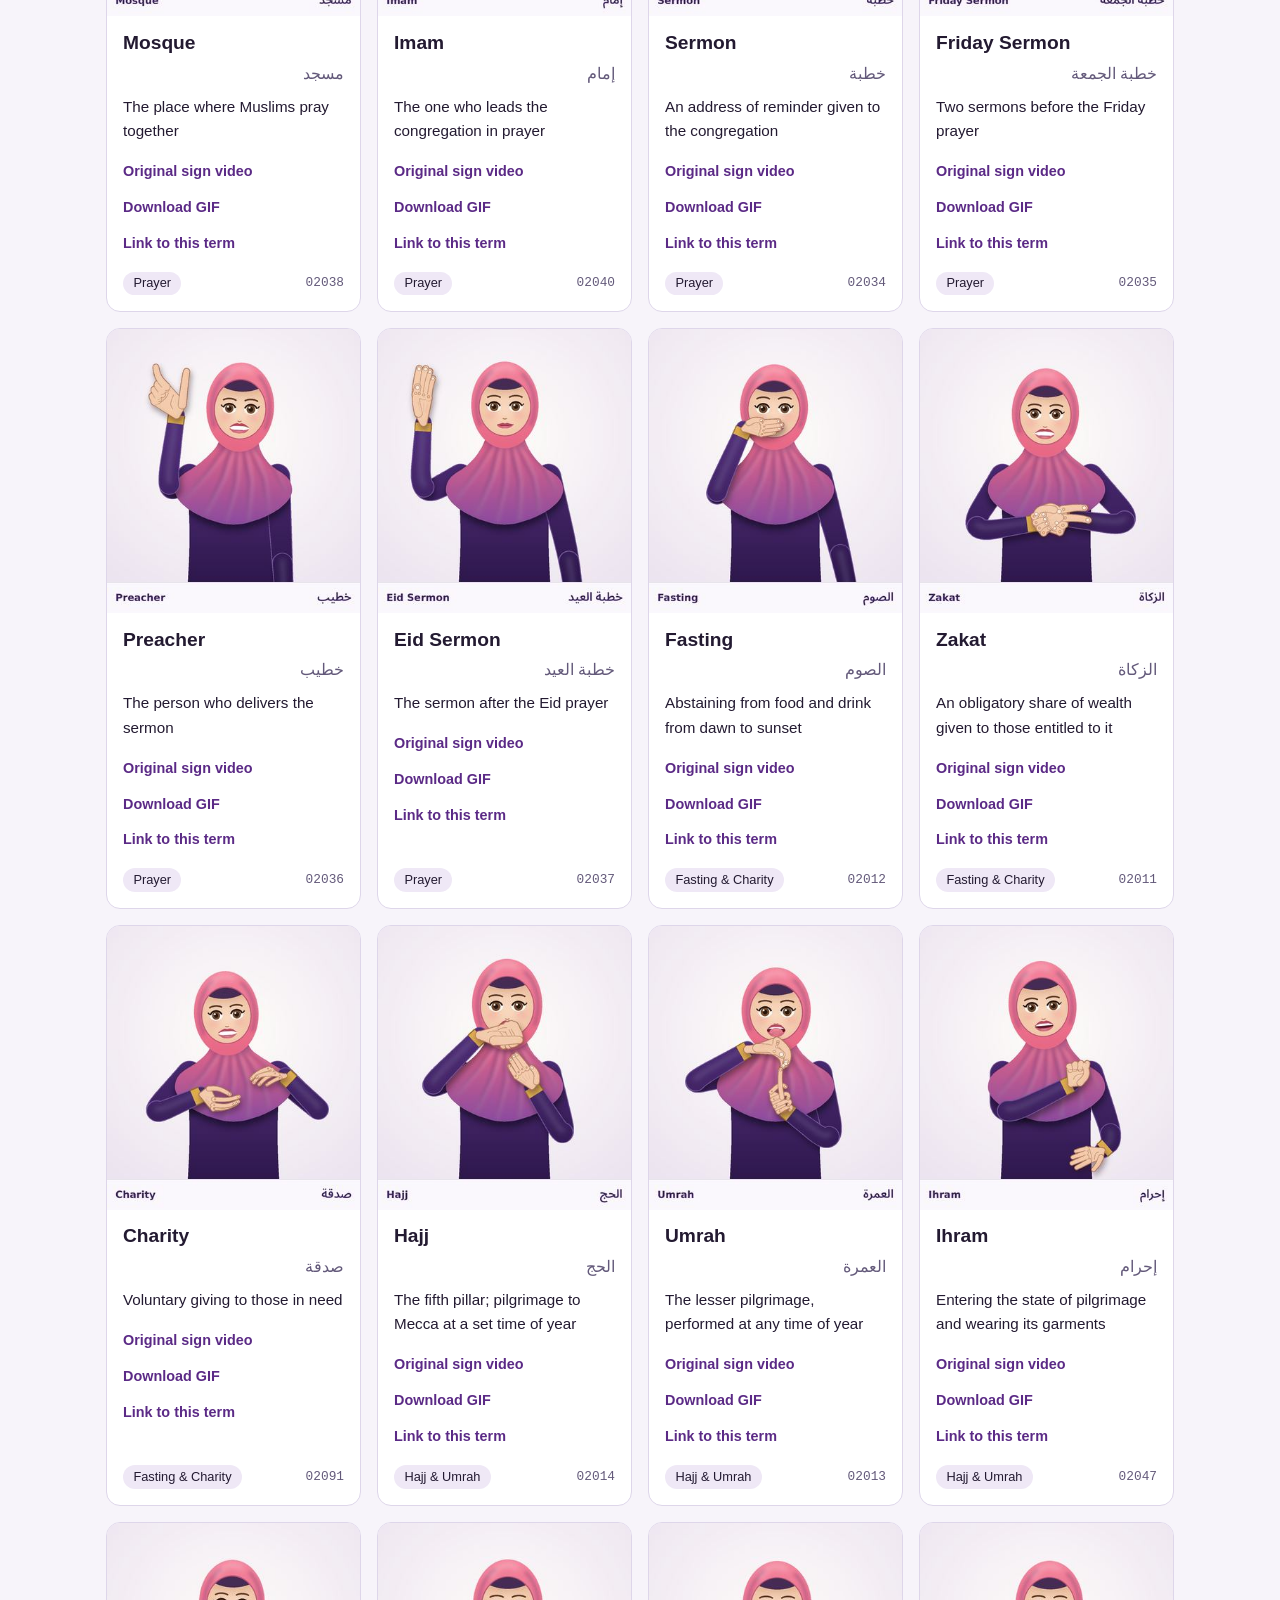
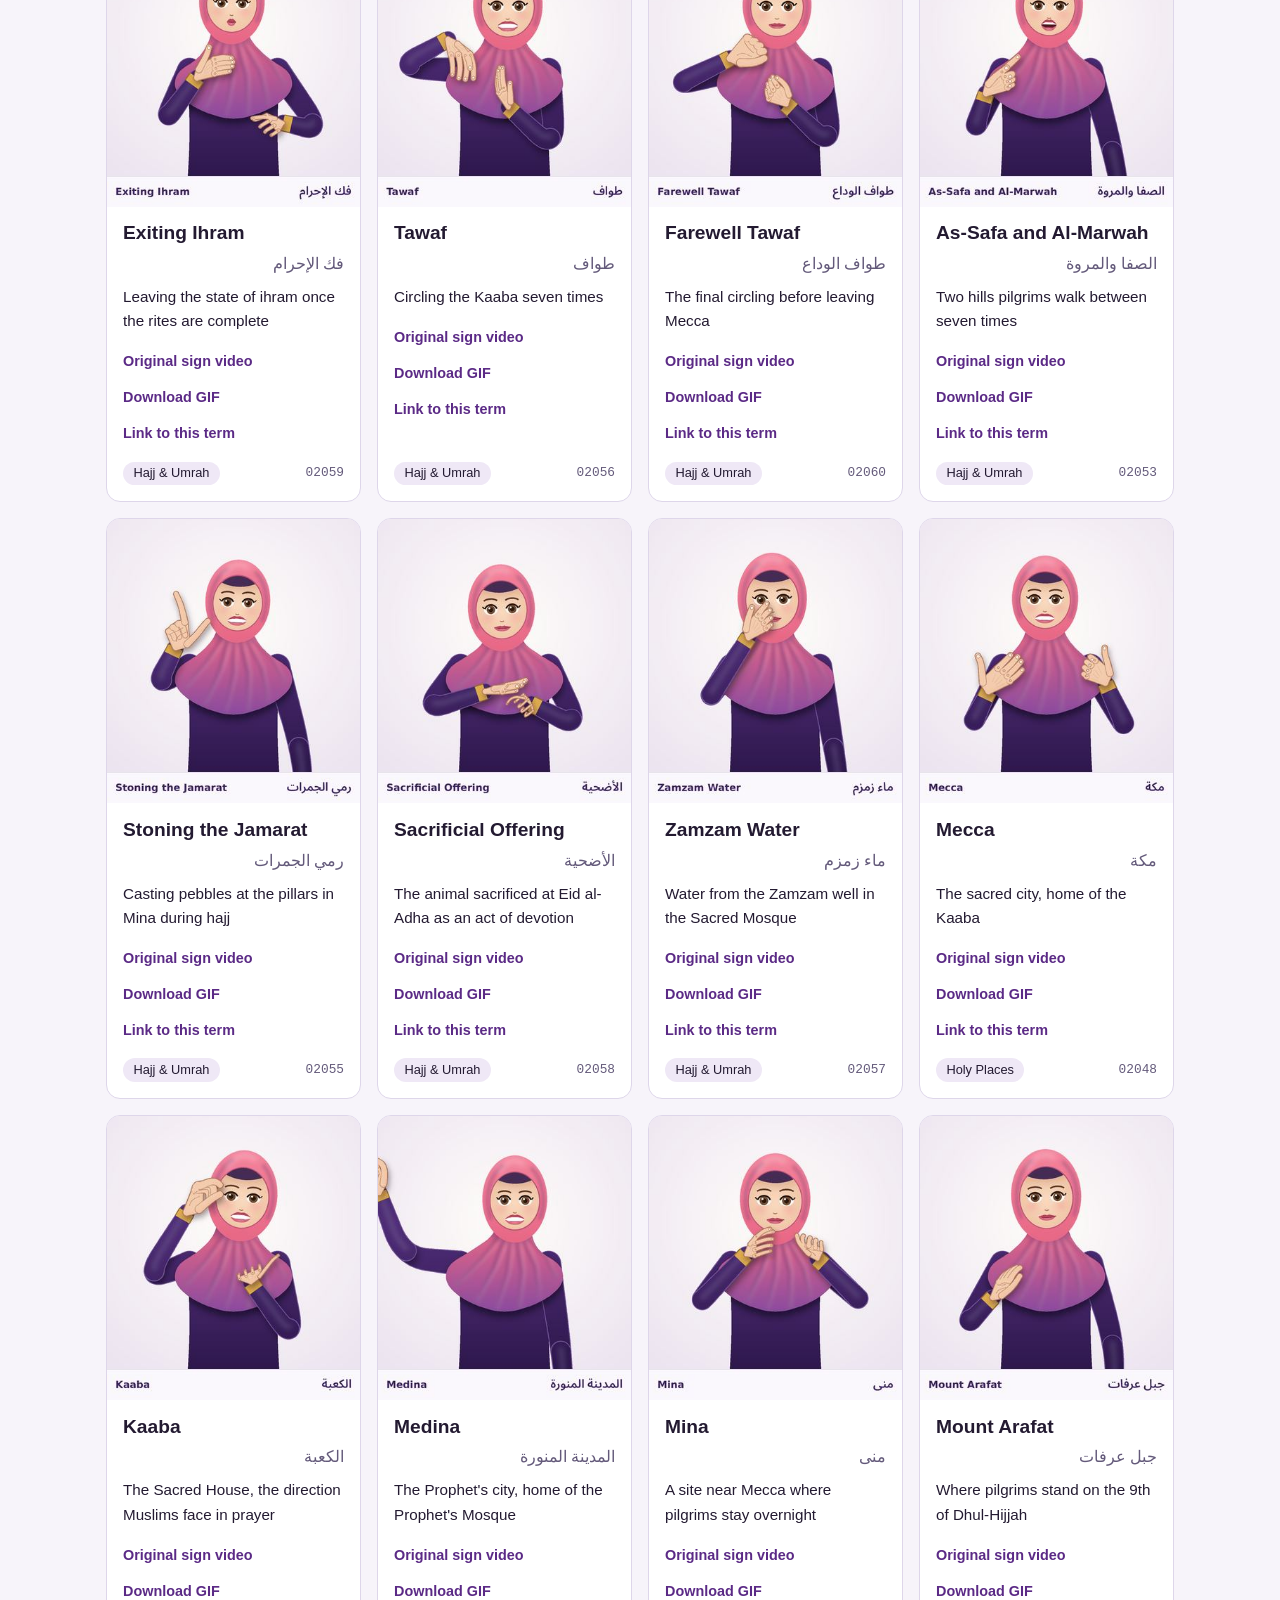
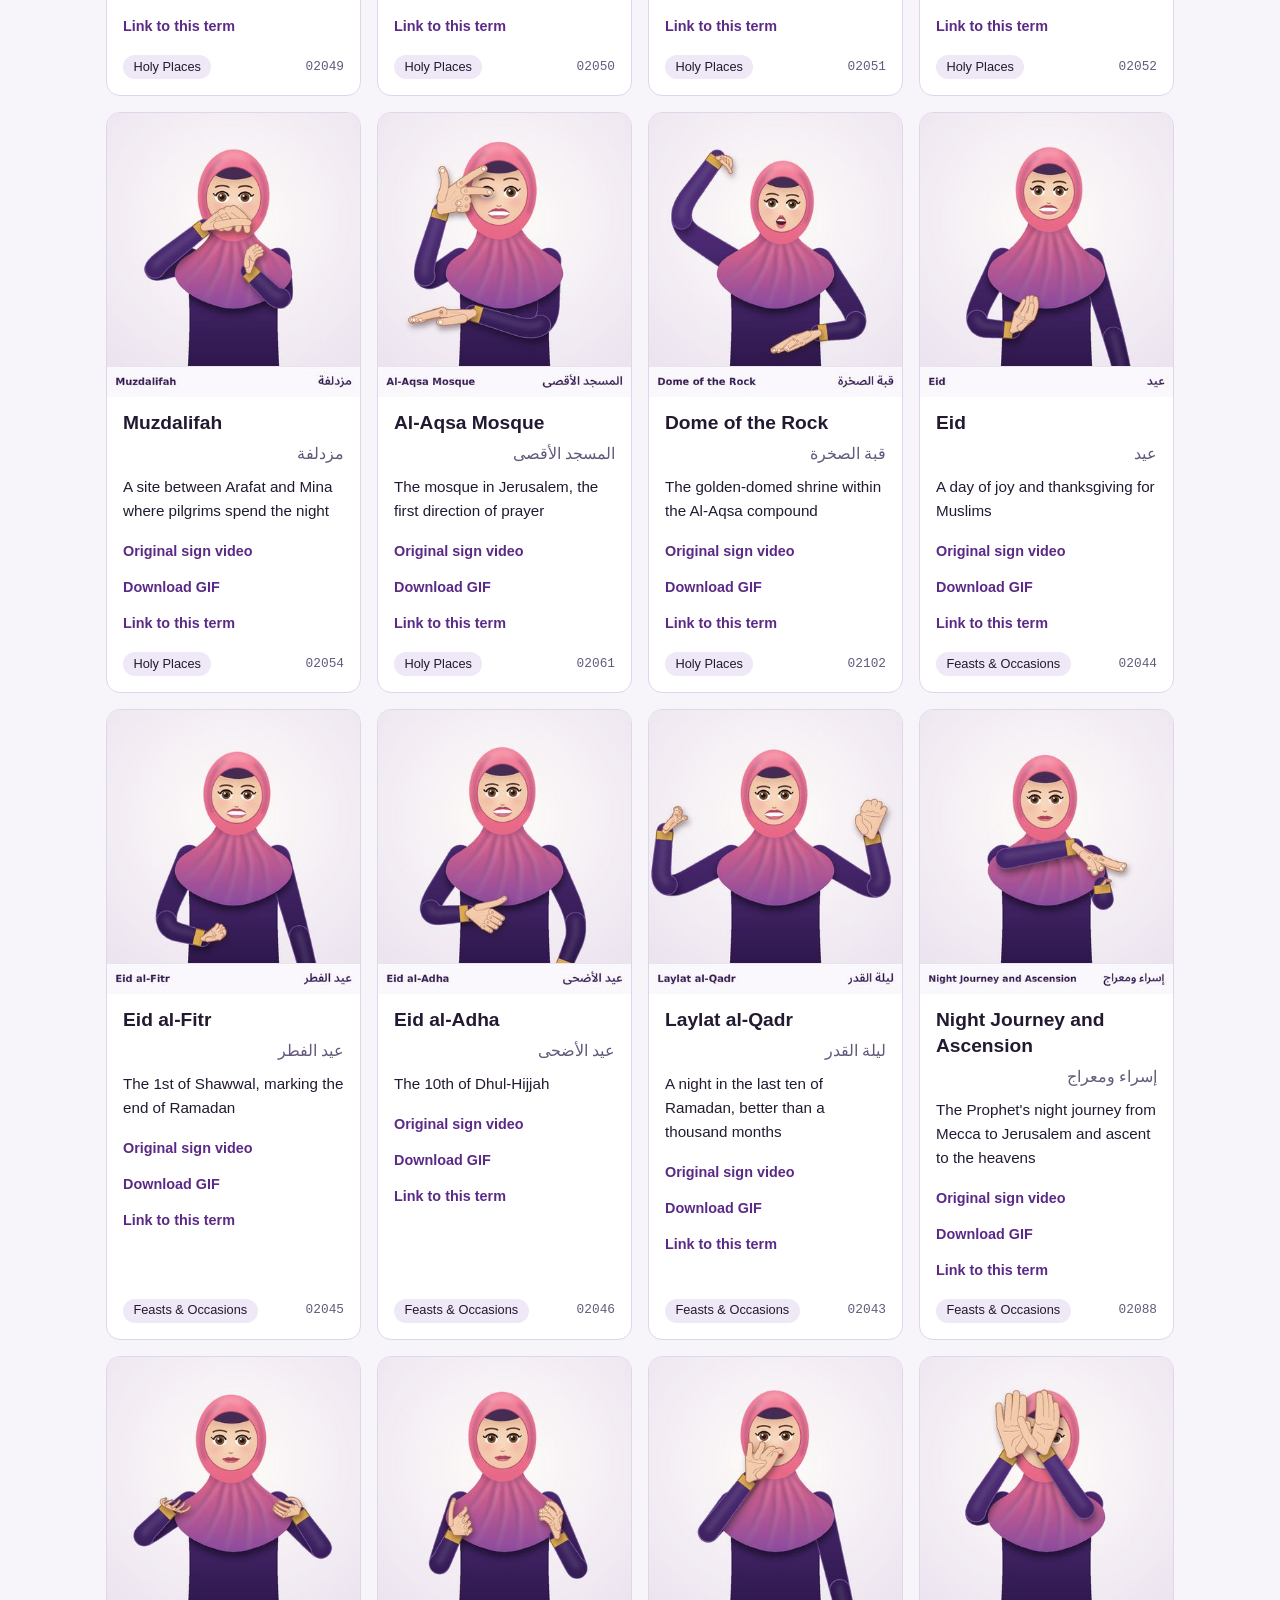
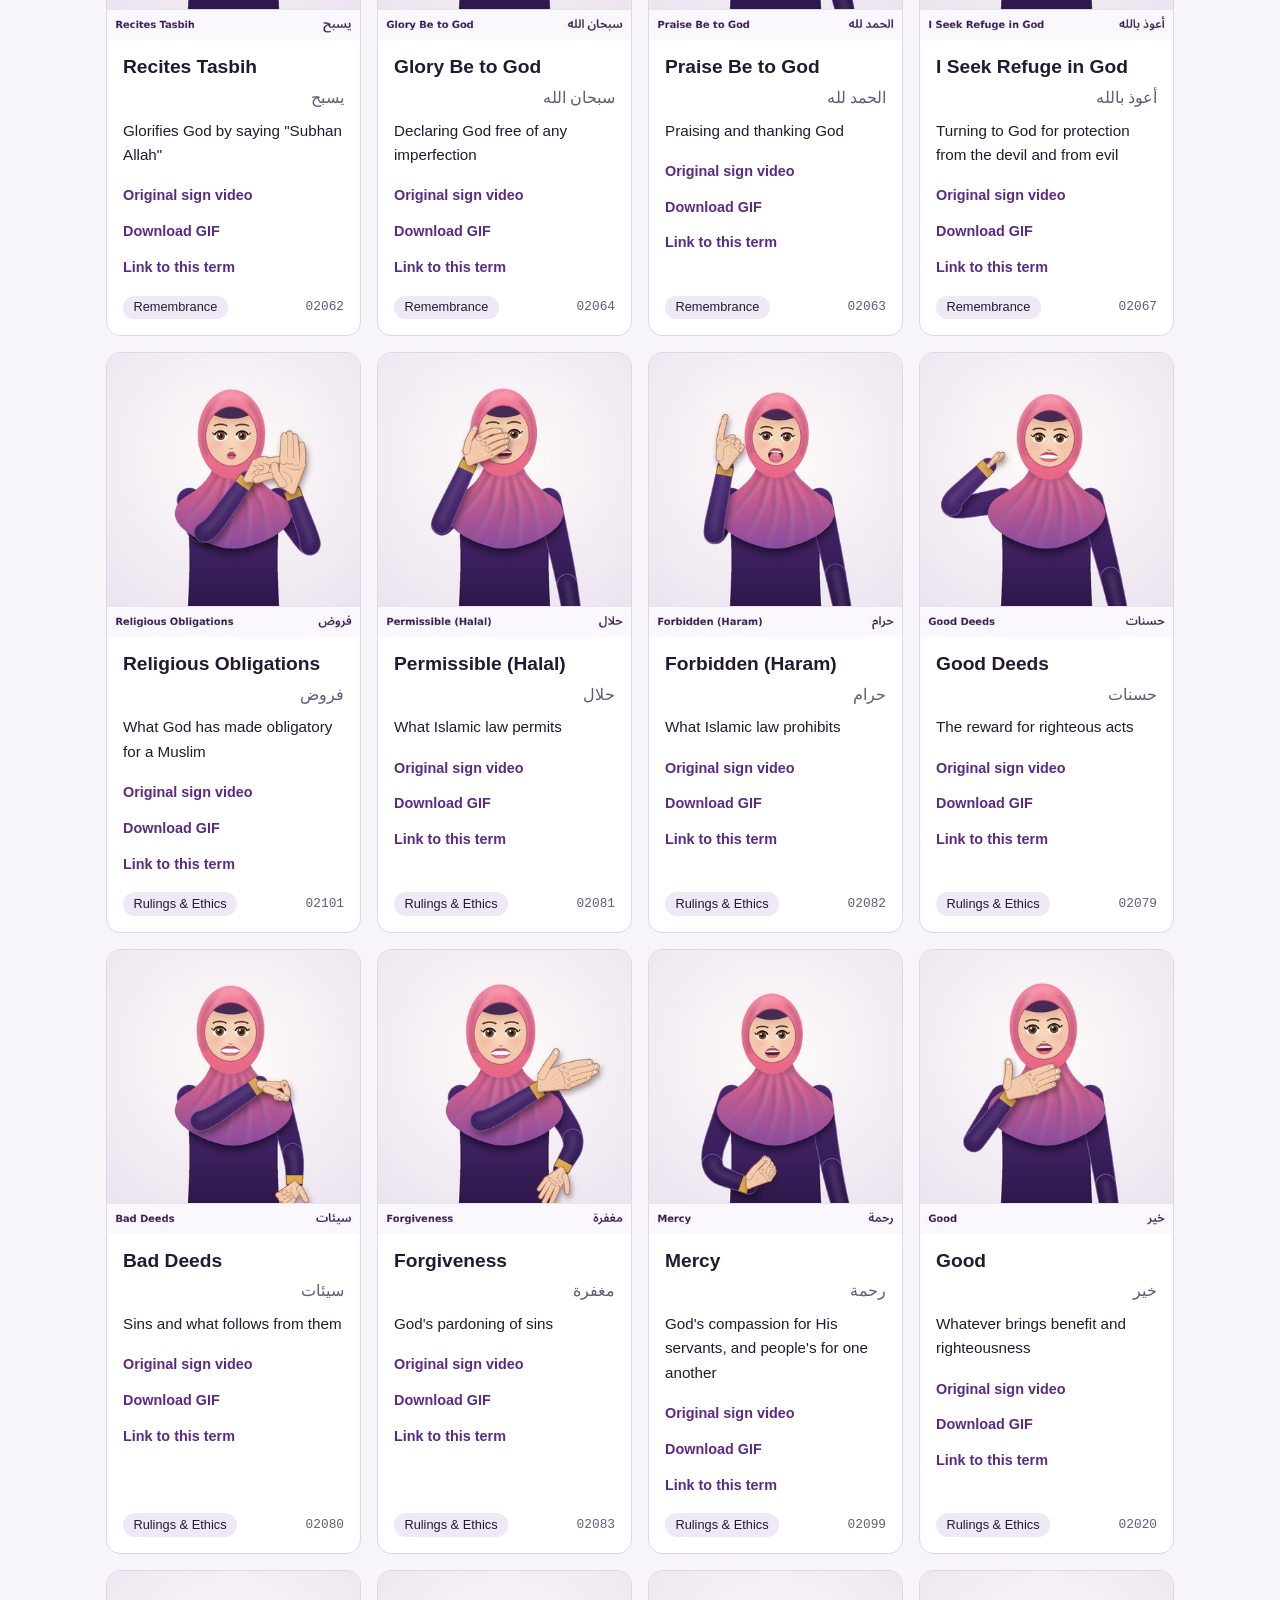
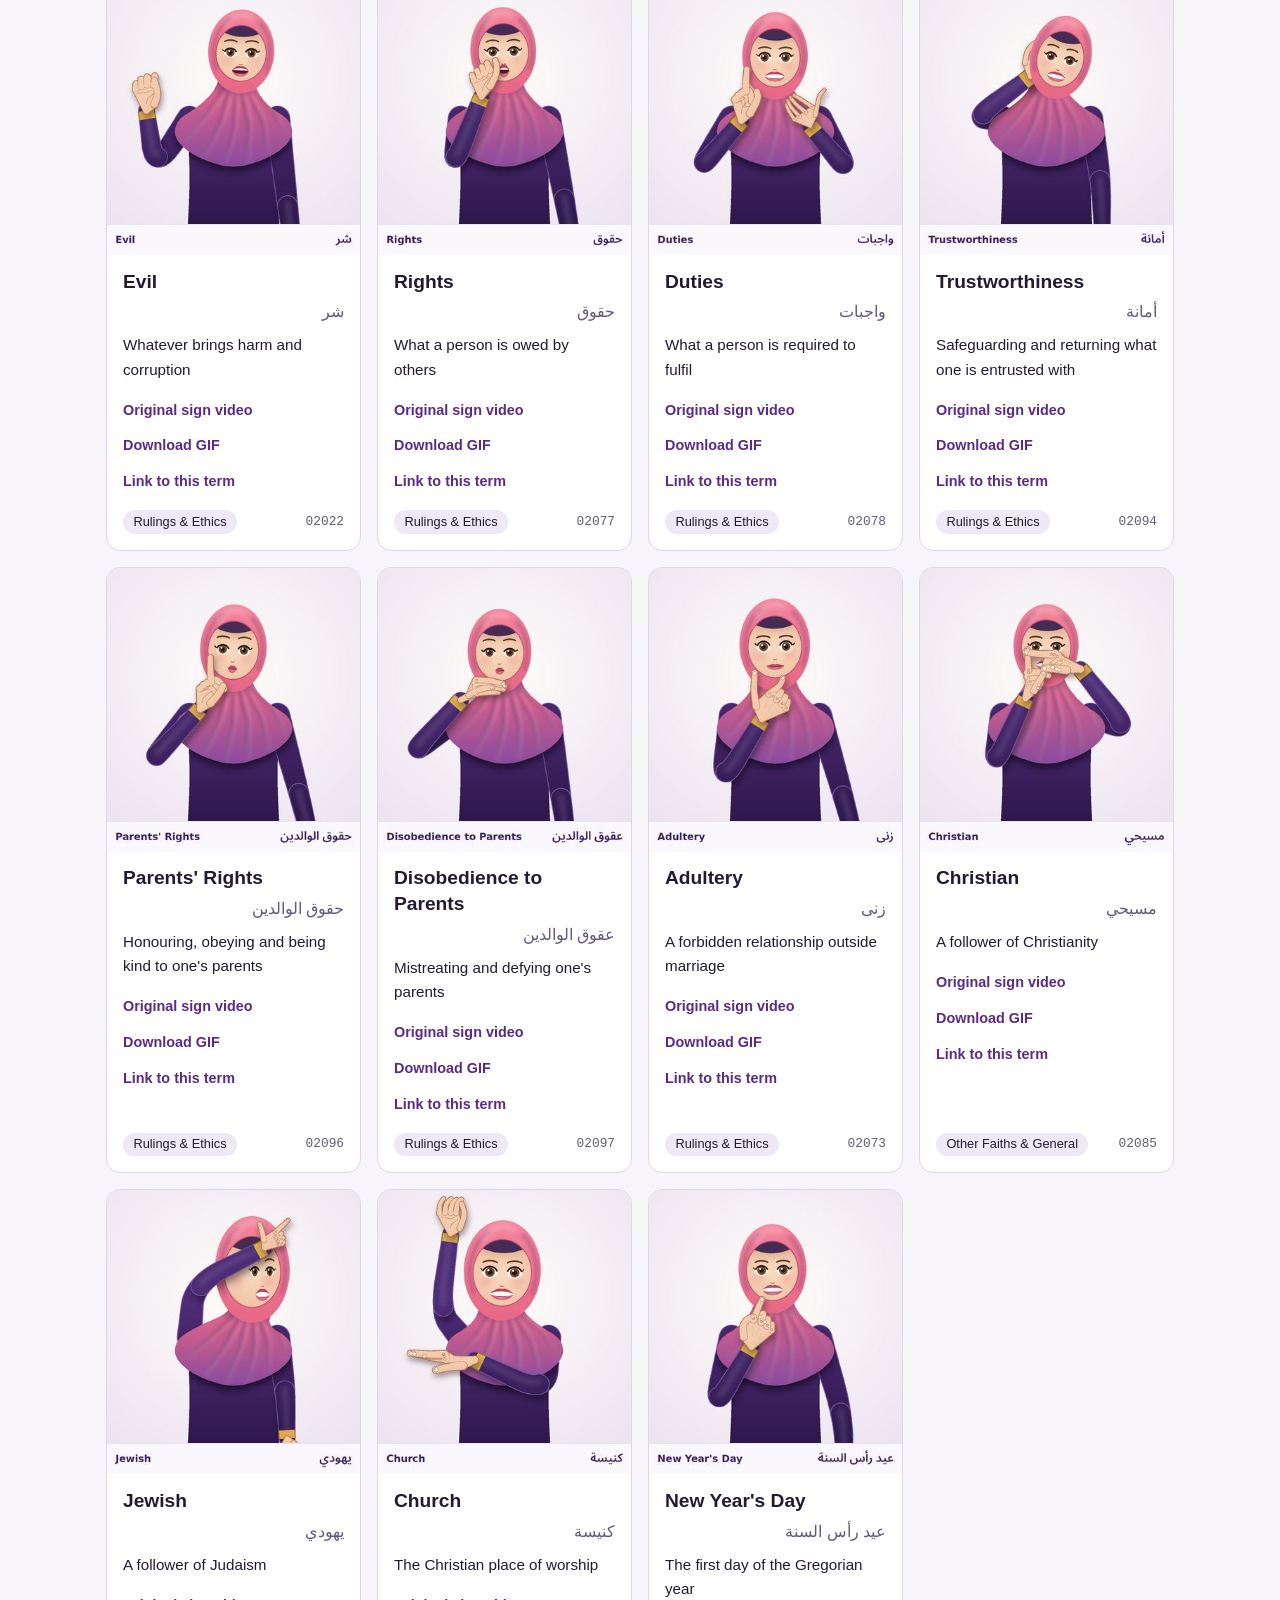
<file: en.html>
<!DOCTYPE html>
<html lang="en" dir="ltr">
<head>
<meta charset="utf-8">
<meta name="viewport" content="width=device-width, initial-scale=1">
<title>Religious Signs Reference</title>
<link rel="icon" href="data:image/svg+xml,%3Csvg xmlns=%27http://www.w3.org/2000/svg%27 viewBox=%270 0 32 32%27%3E%3Crect width=%2732%27 height=%2732%27 rx=%277%27 fill=%27%235b2a86%27/%3E%3Ccircle cx=%2716%27 cy=%2713%27 r=%276%27 fill=%27%23f0c4a4%27/%3E%3Cpath d=%27M5 30c1-9 6-12 11-12s10 3 11 12z%27 fill=%27%23e8688a%27/%3E%3C/svg%3E">
<link rel="stylesheet" href="assets/style.css">
</head>
<body>
<div class="wrap">
  <header class="top">
    <div class="bar">
      <a class="home" id="home" href="index.html"></a>
      <nav class="langs" aria-label="Language">
        <a href="ar.html" lang="ar">العربية</a>
        <a href="en.html" lang="en" aria-current="page">English</a>
        <a href="fr.html" lang="fr">Français</a>
      </nav>
    </div>
    <h1 id="title"></h1>
    <p class="lede" id="lede"></p>
    <input class="search" id="search" type="search" autocomplete="off">
    <div class="cats" id="cats"></div>
    <p class="count" id="count" aria-live="polite"></p>
  </header>
  <main class="grid" id="grid"></main>
  <footer>
    <p id="note1"></p>
    <p id="note2"></p>
  </footer>
</div>
<script>window.PAGE_LANG = "en";</script>
<script src="data/terms.js"></script>
<script src="data/terms.fr.js"></script>
<script src="assets/app.js"></script>
</body>
</html>
</file>
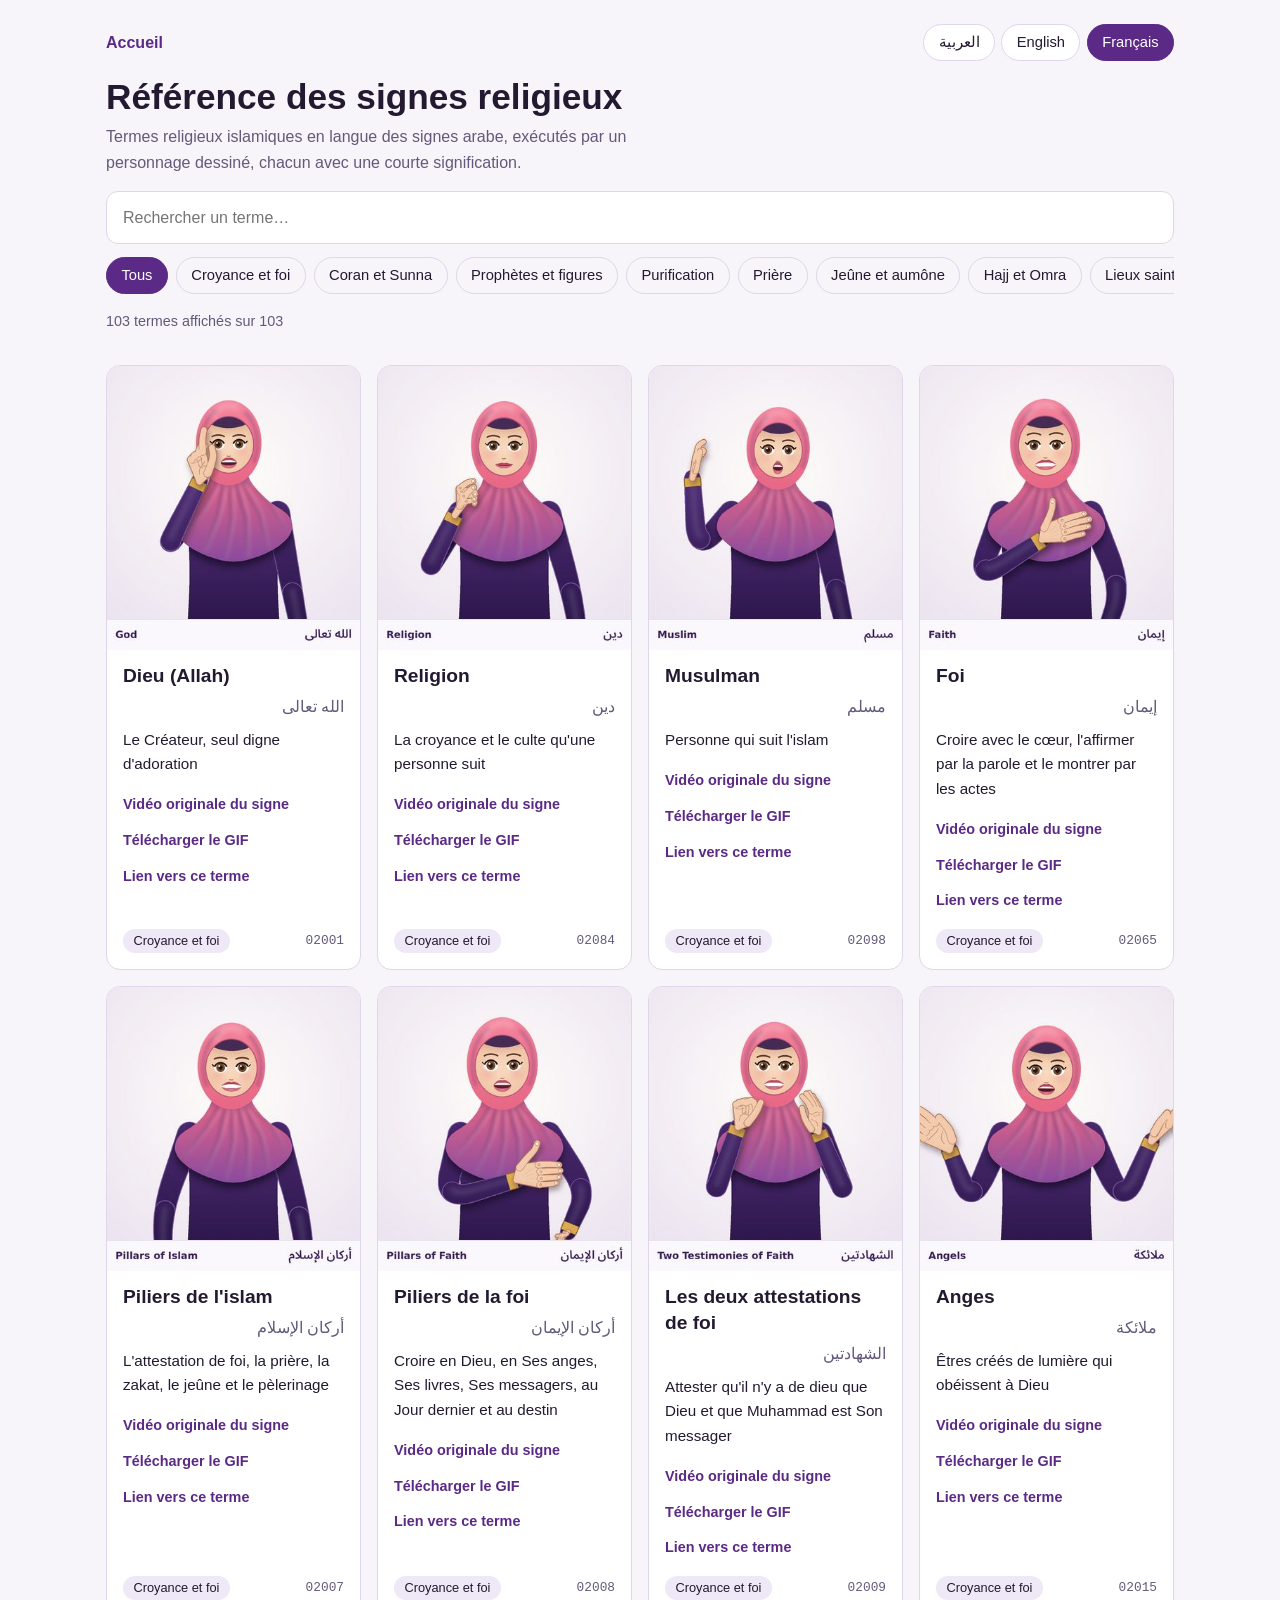
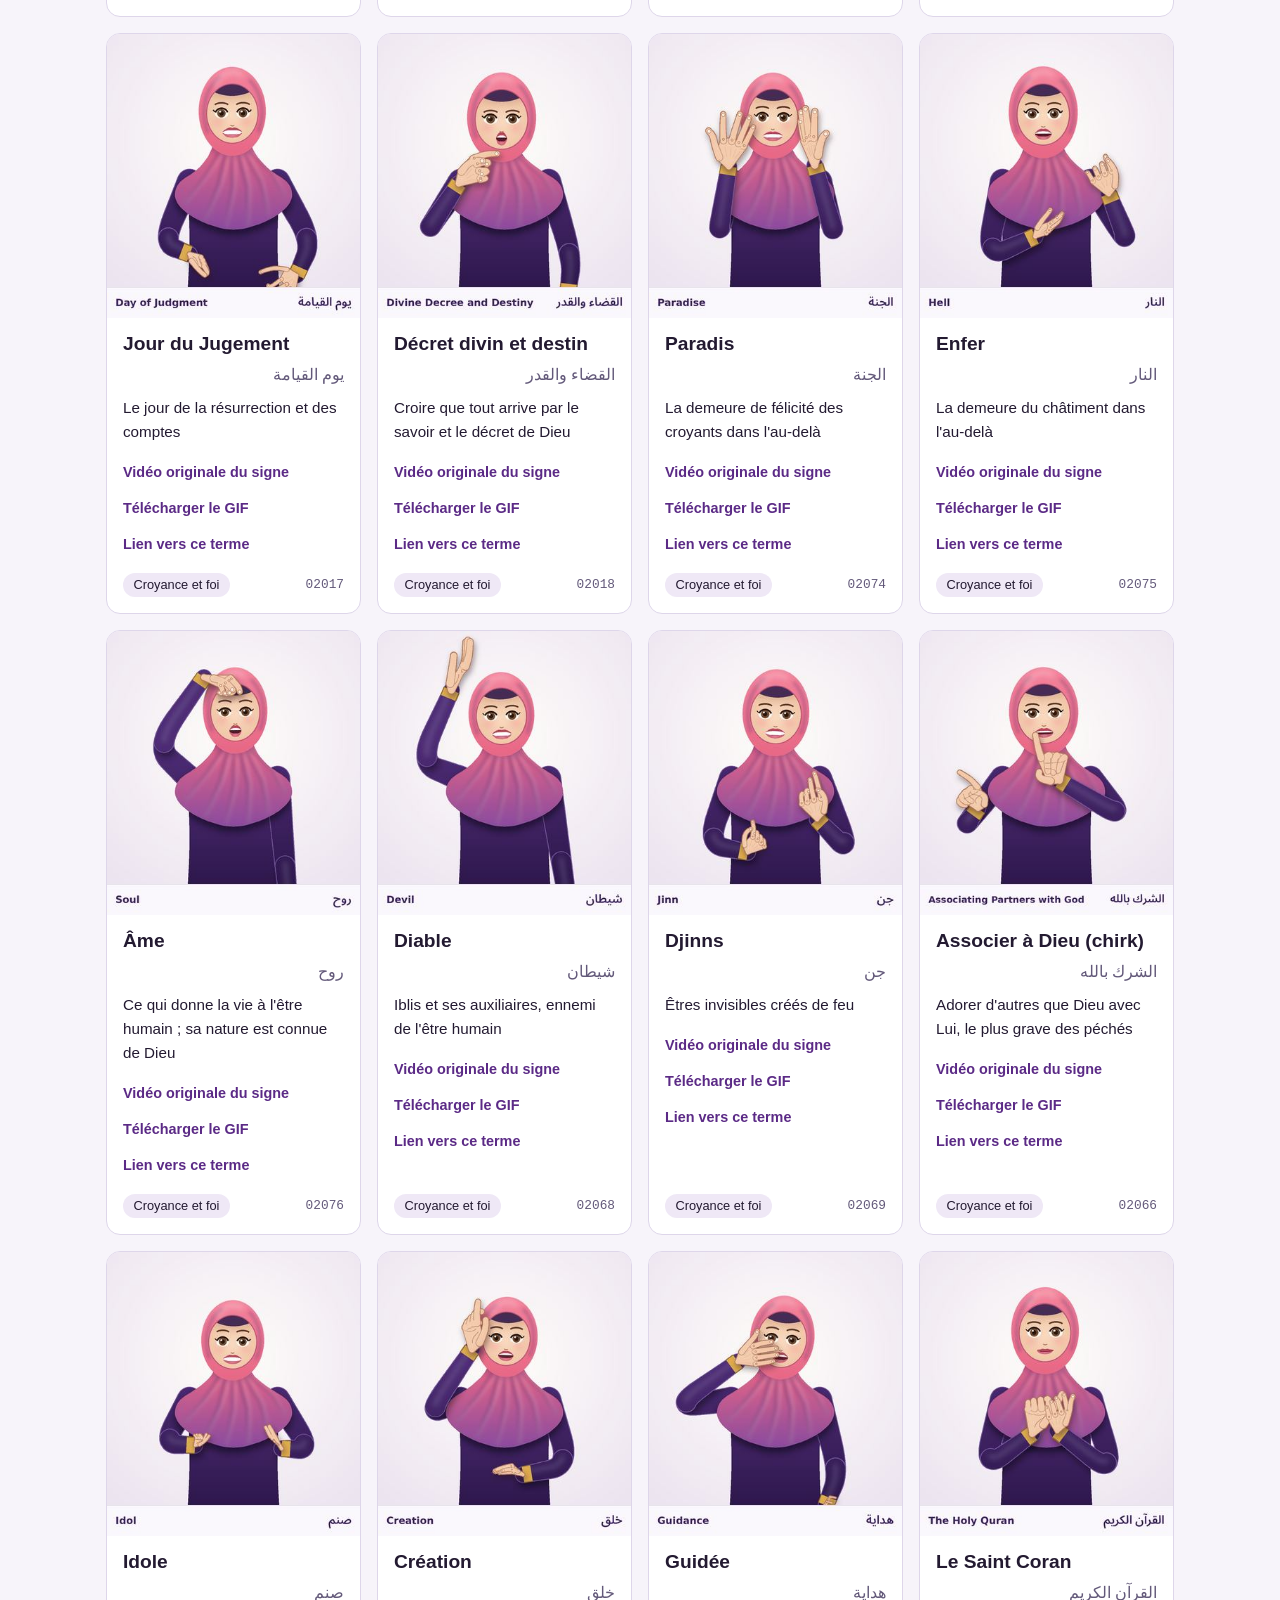
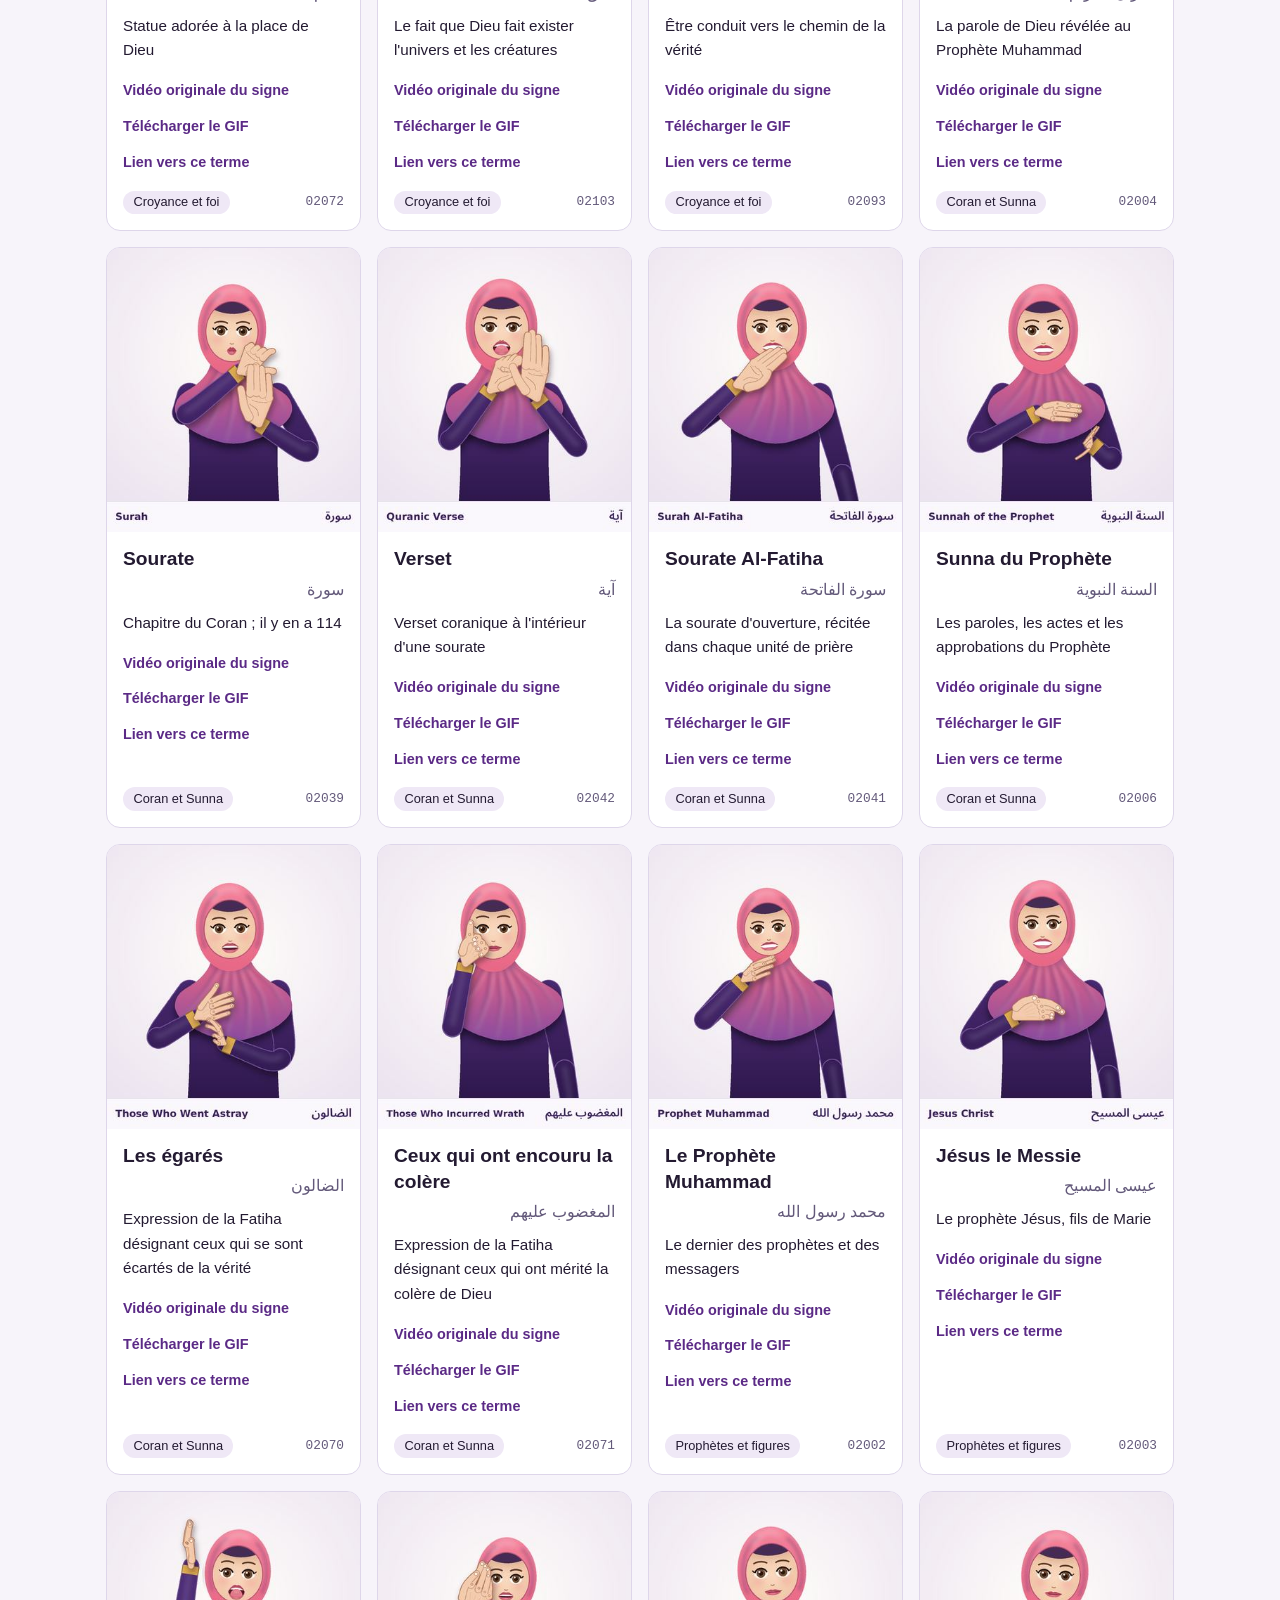
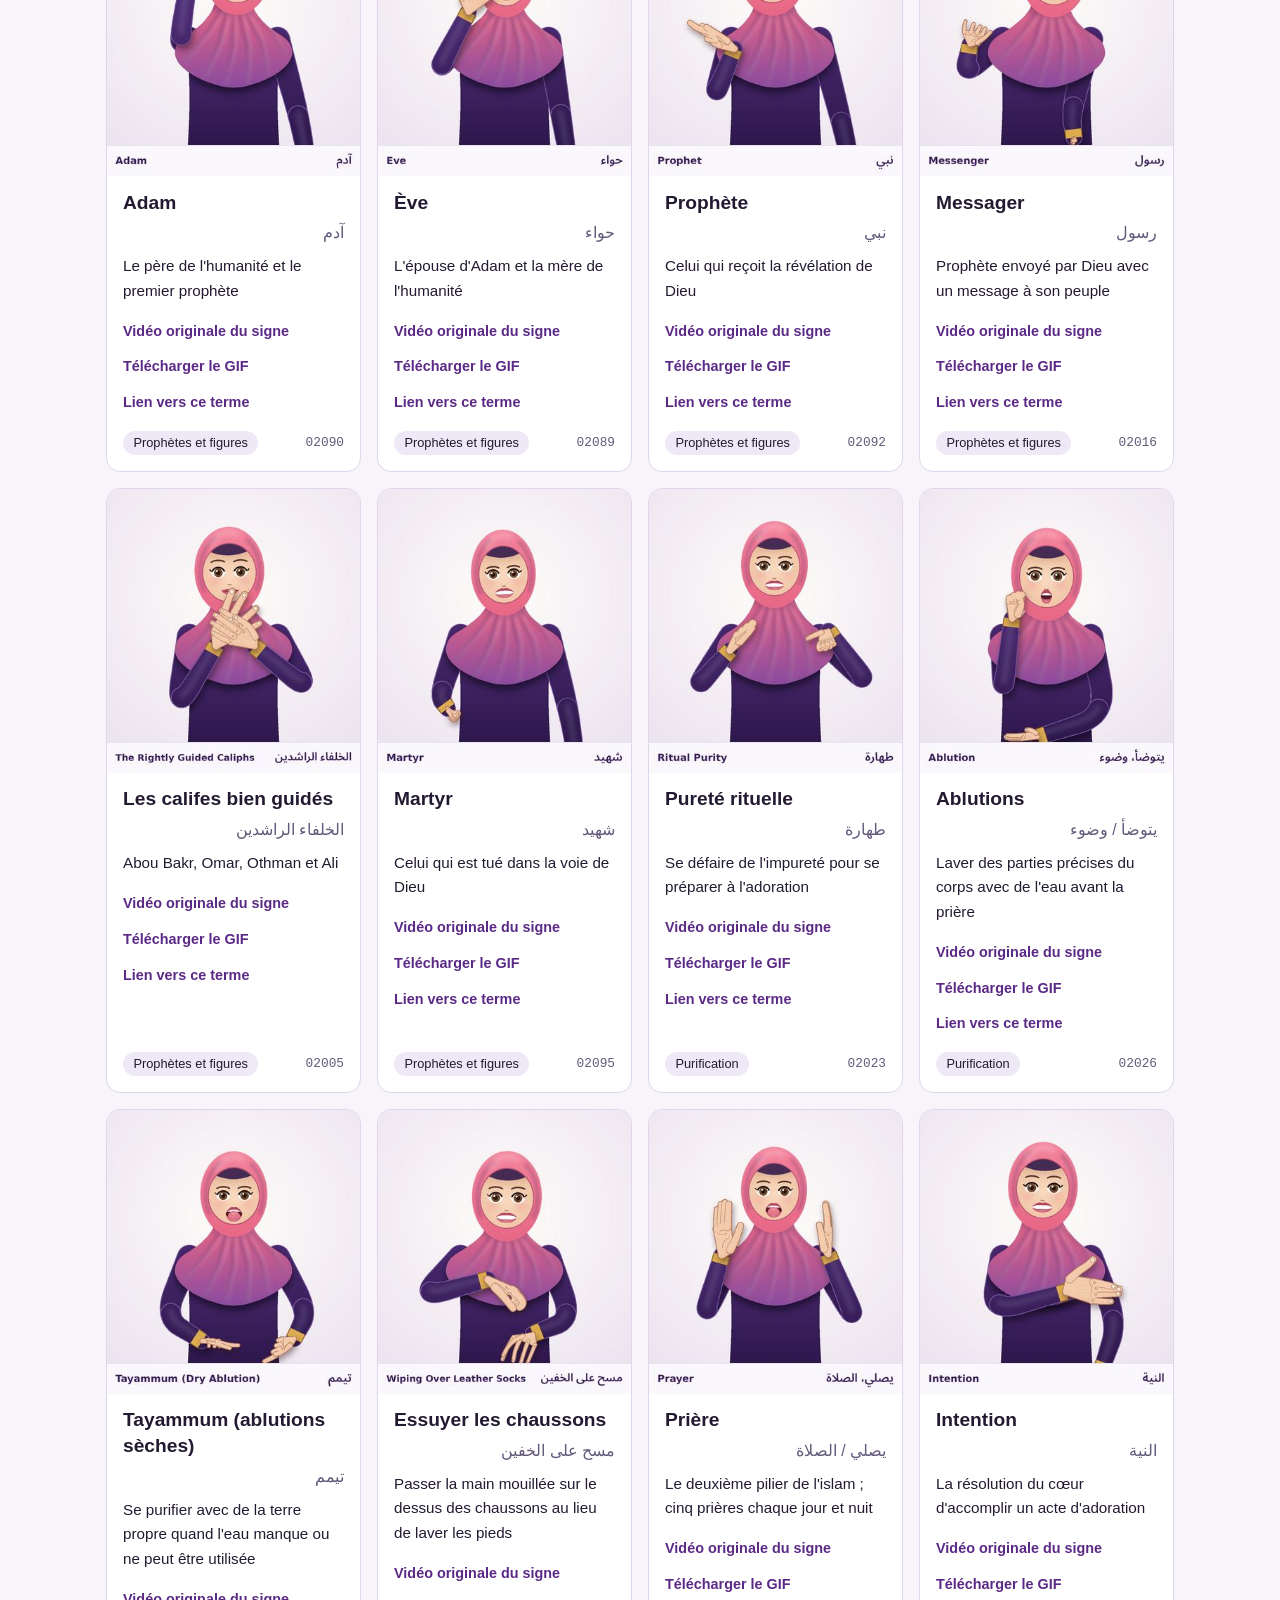
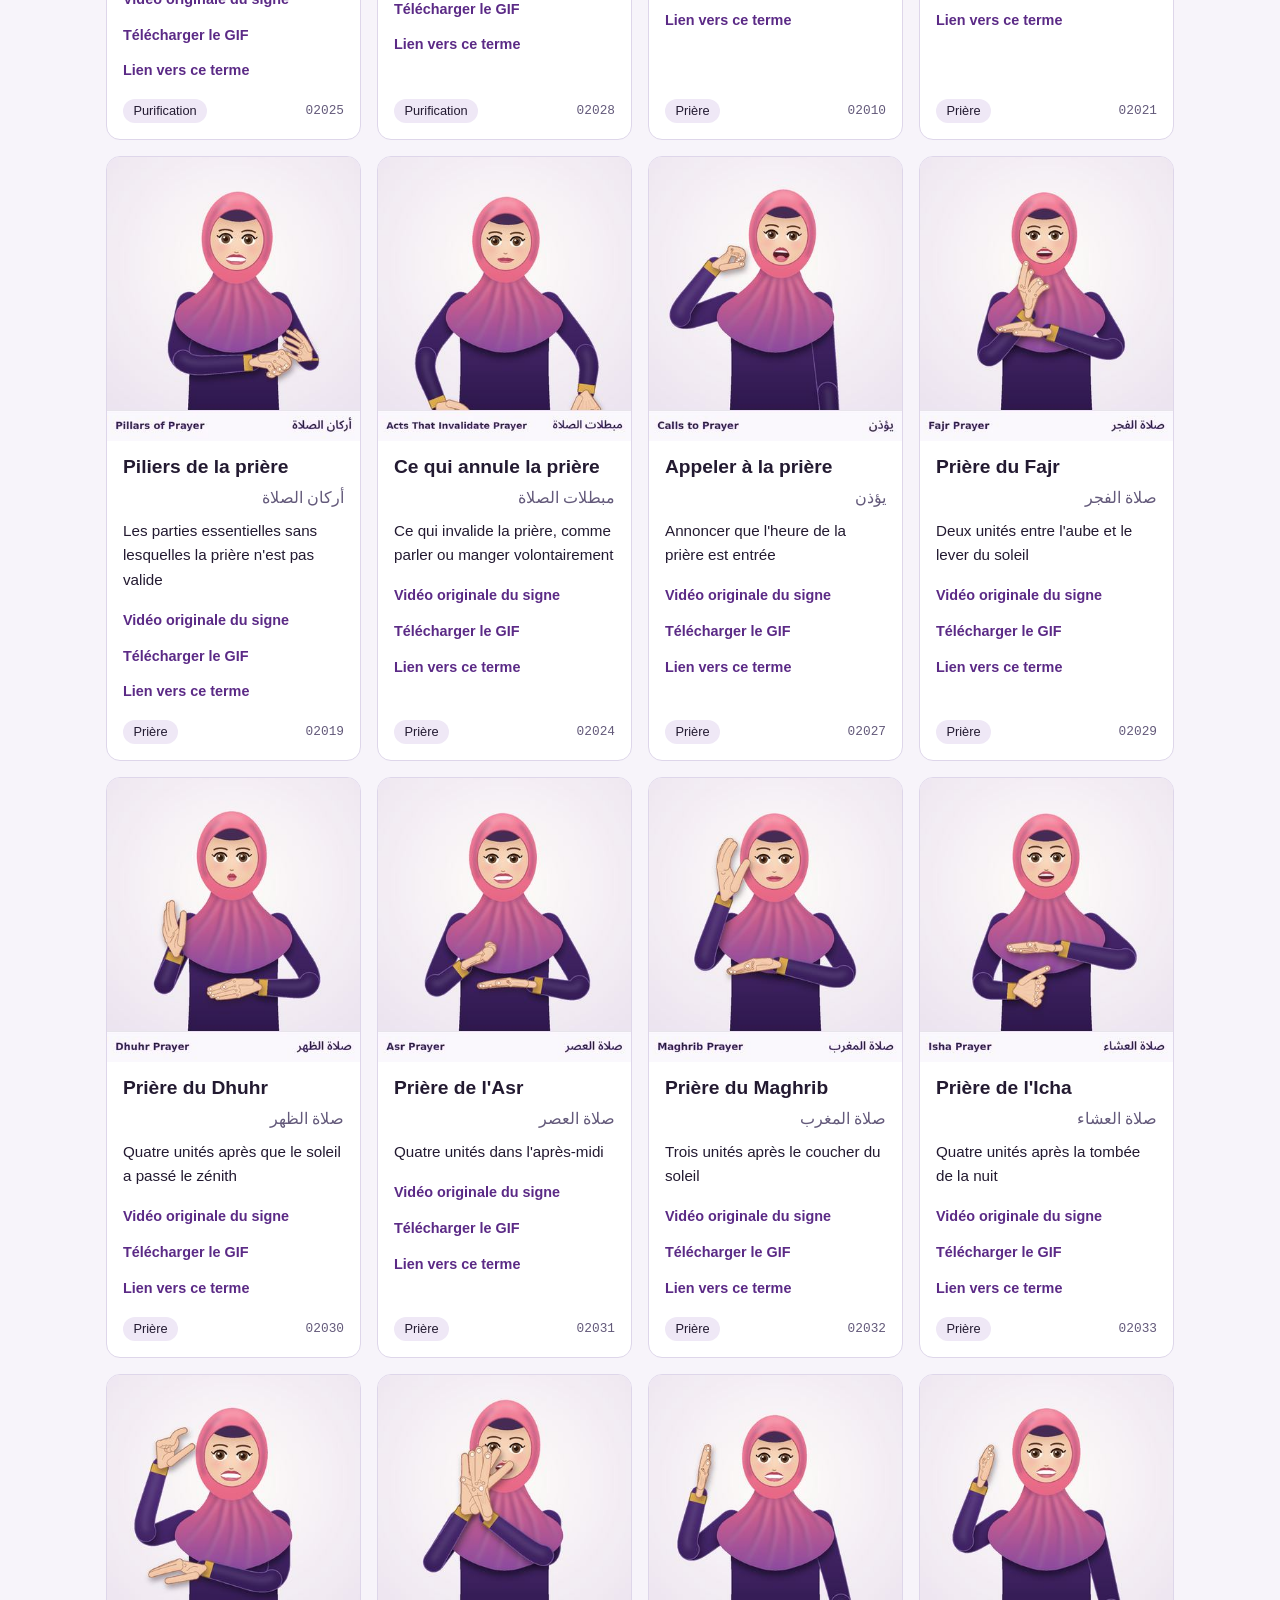
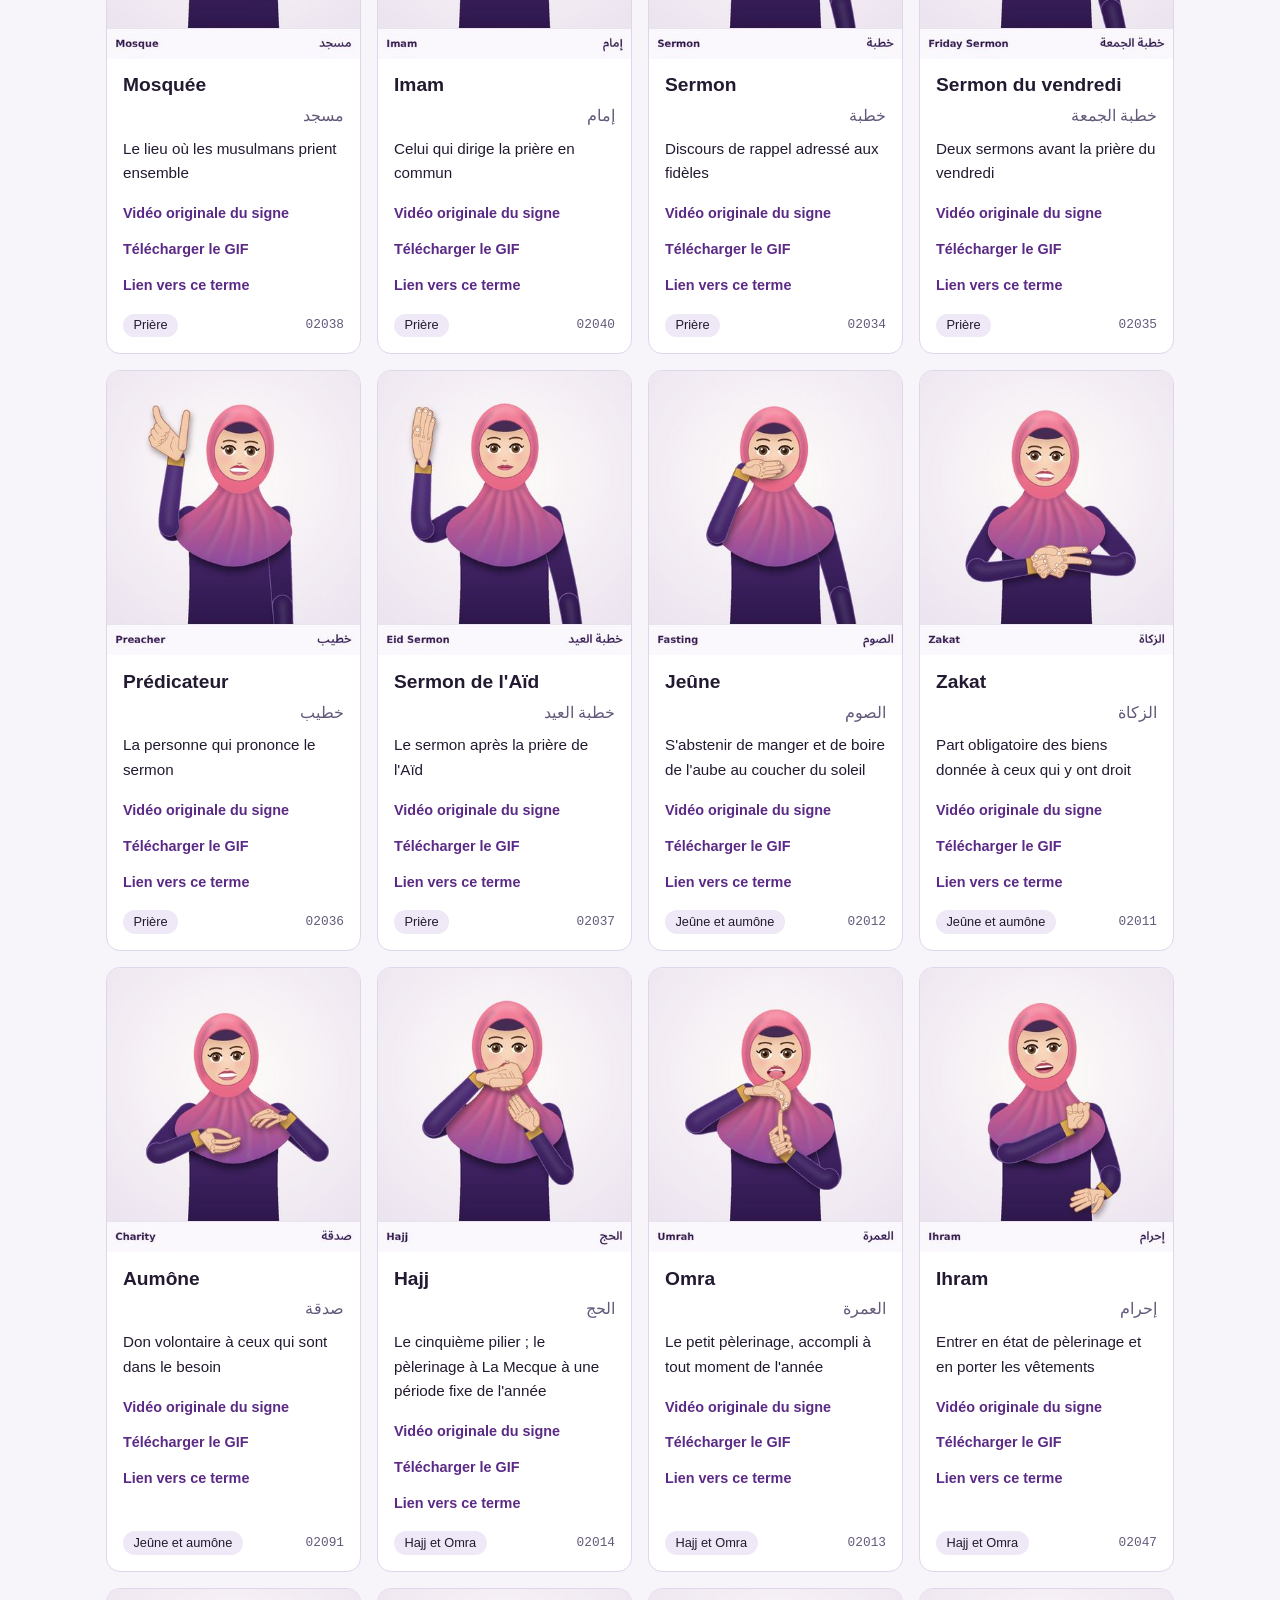
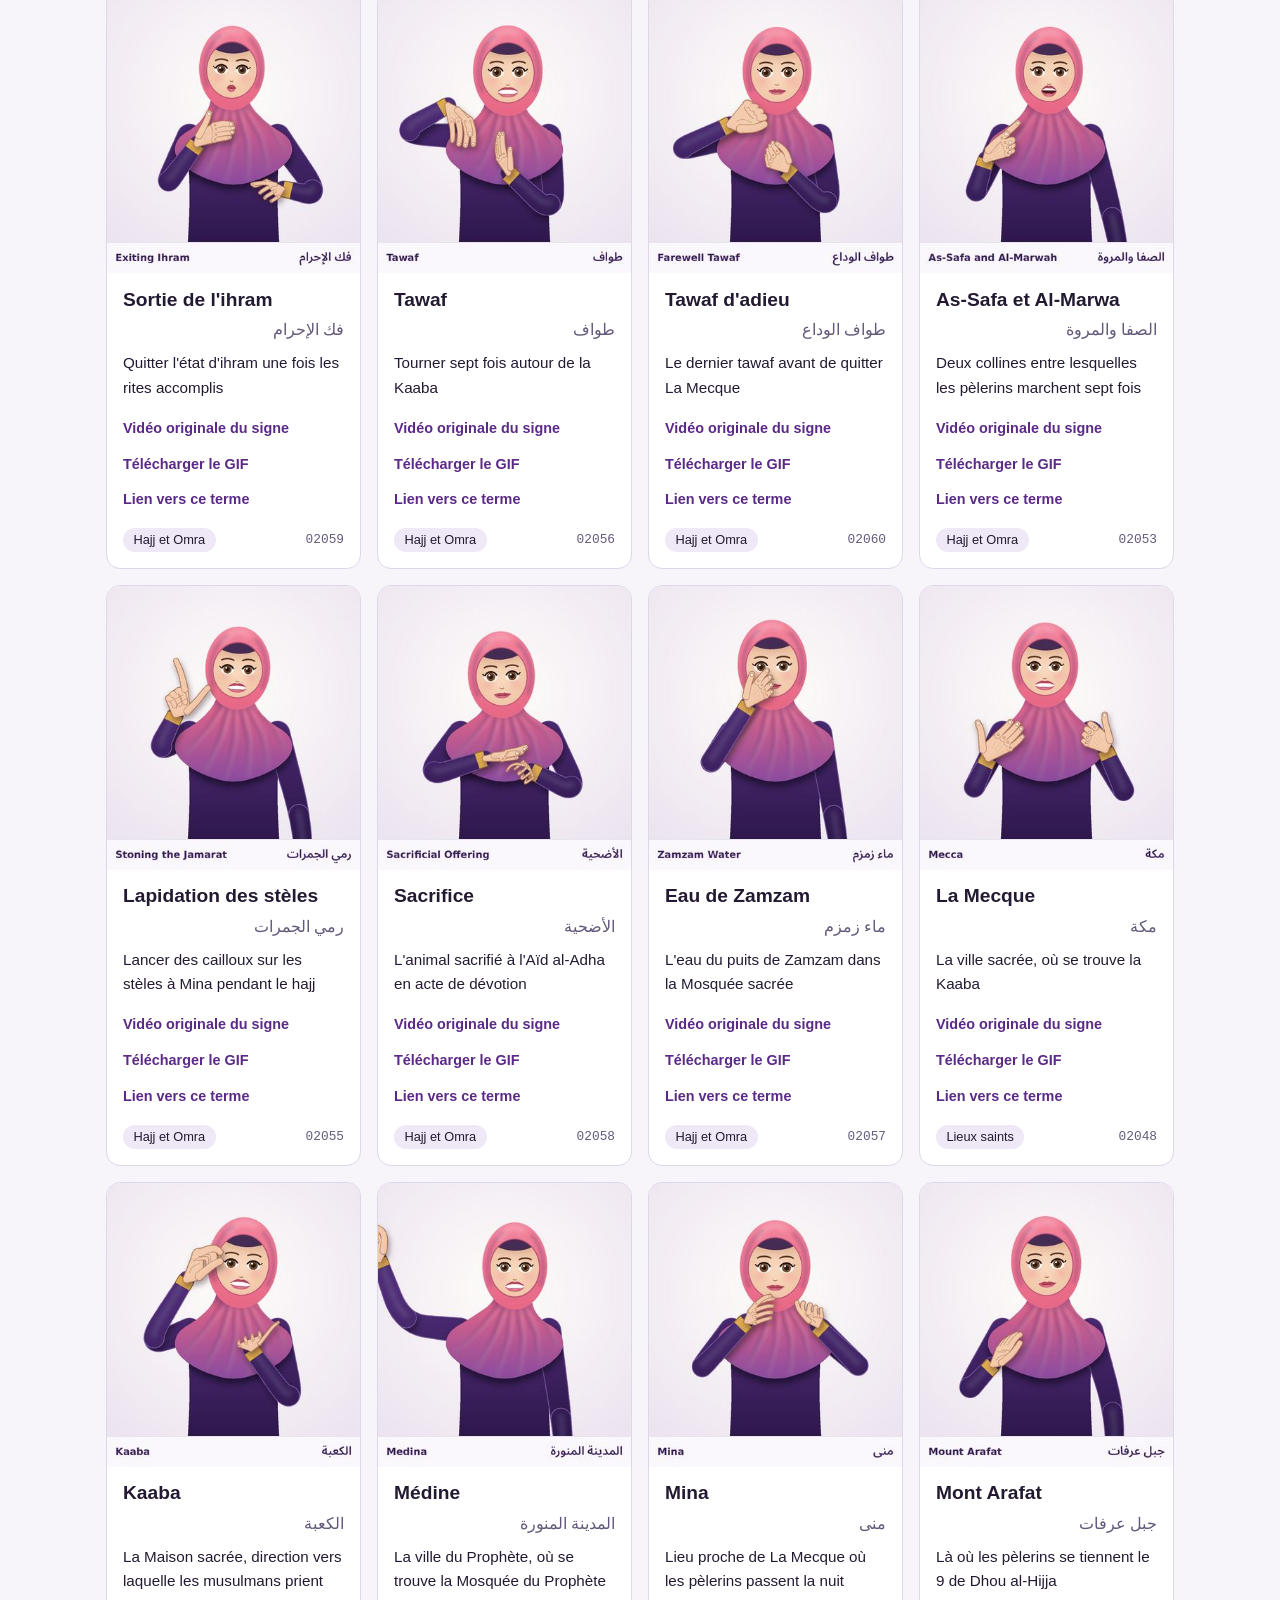
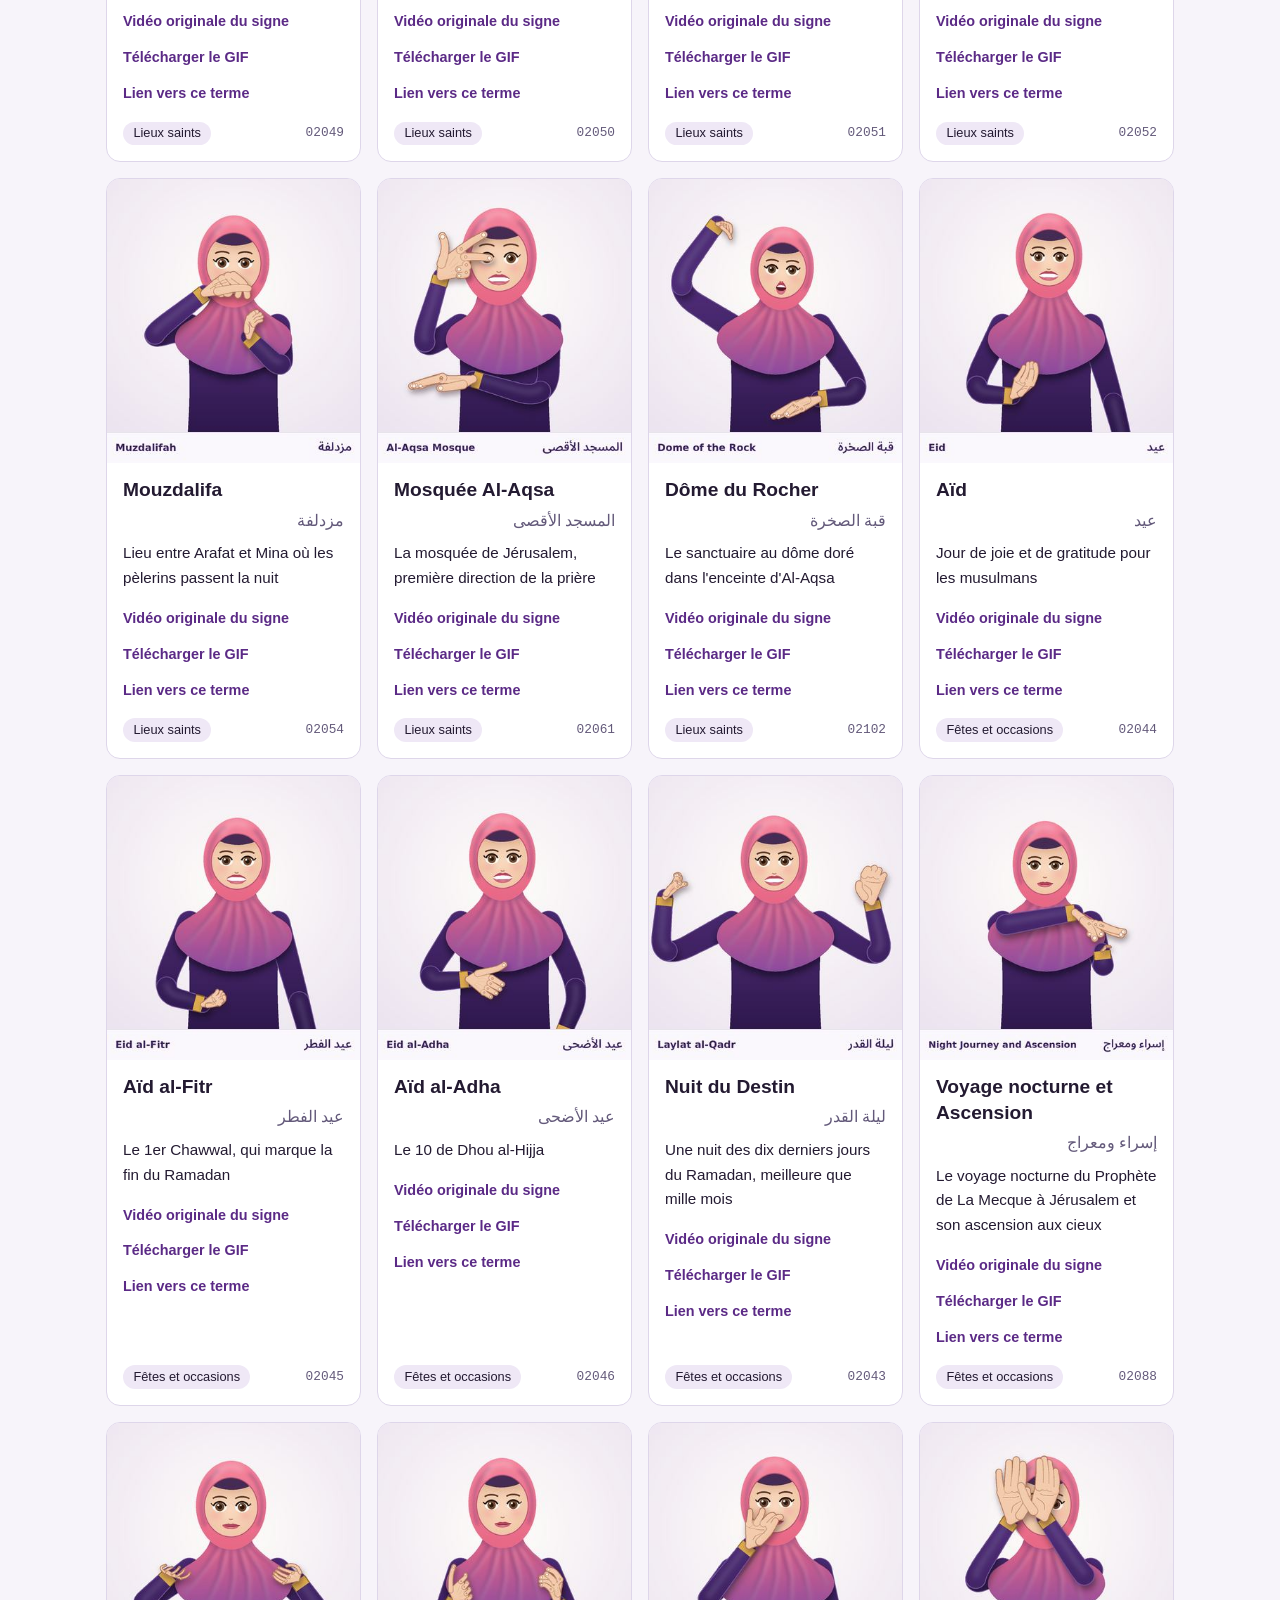
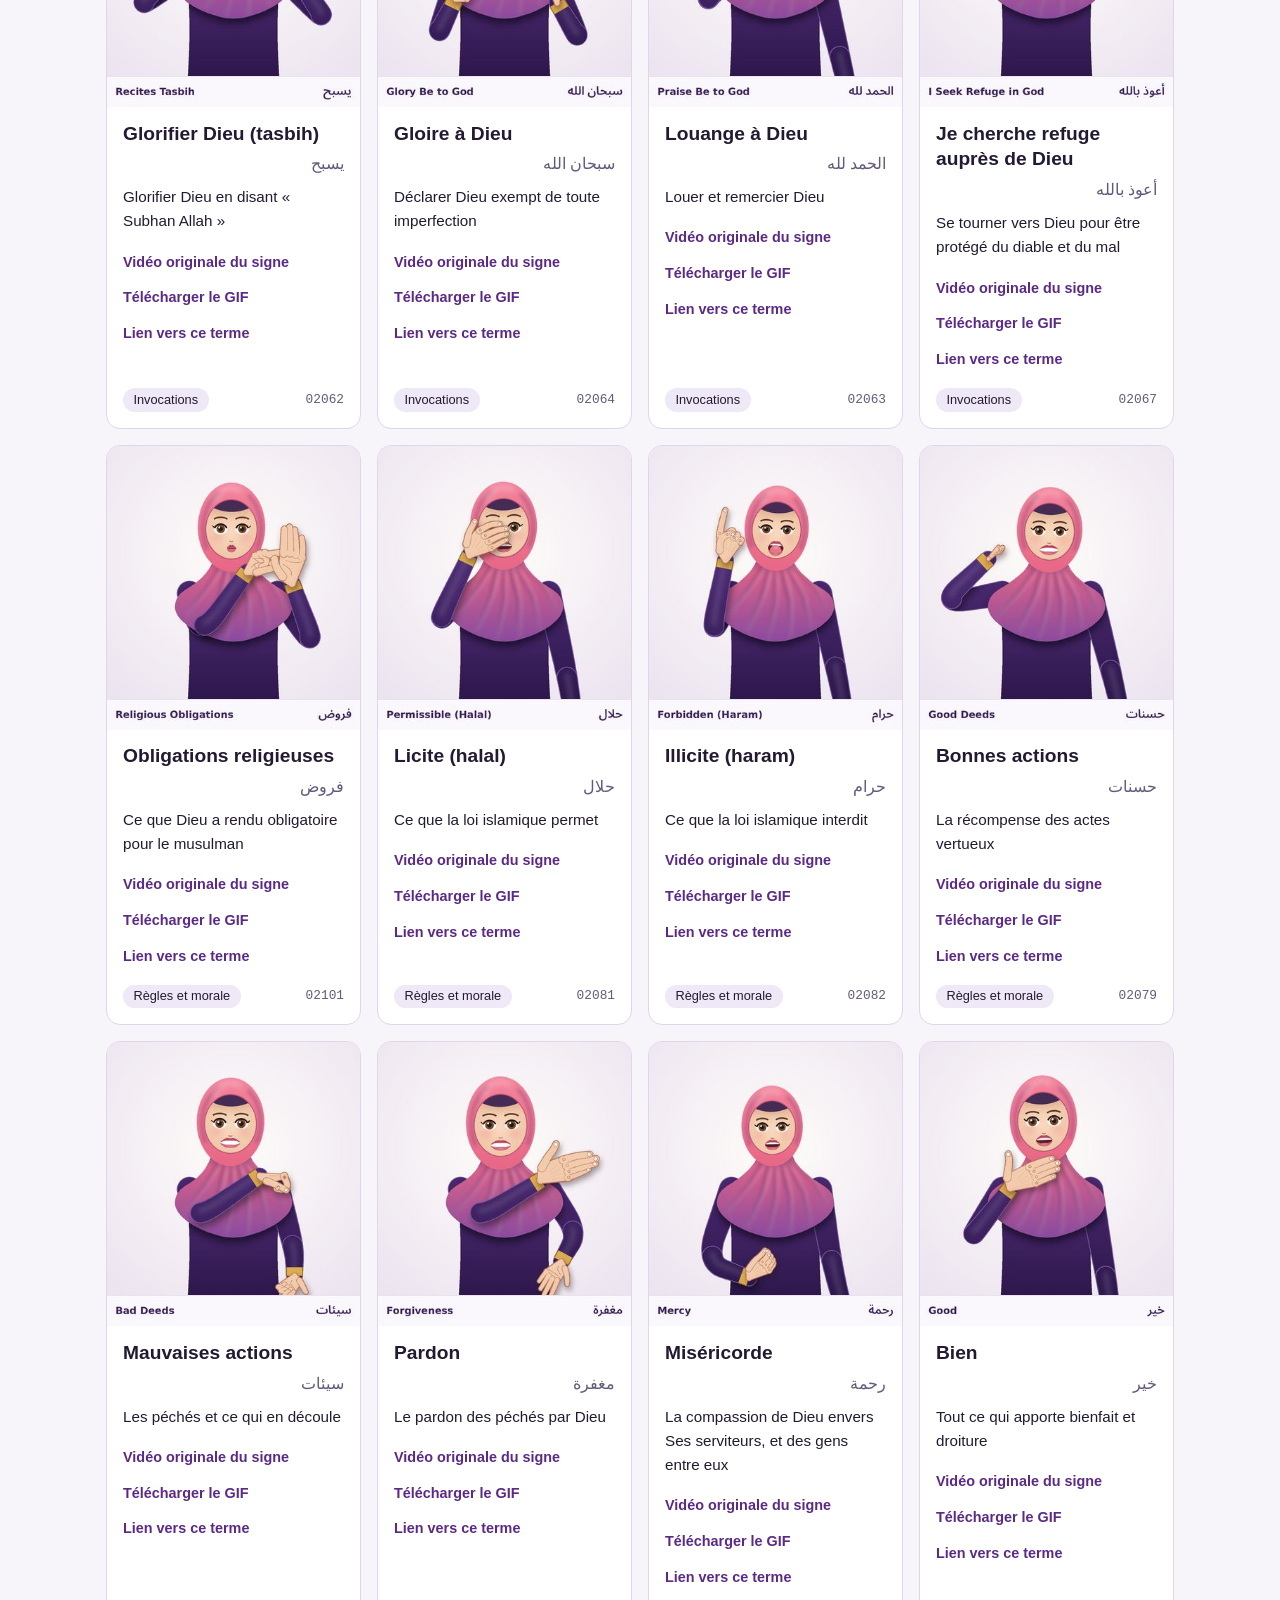
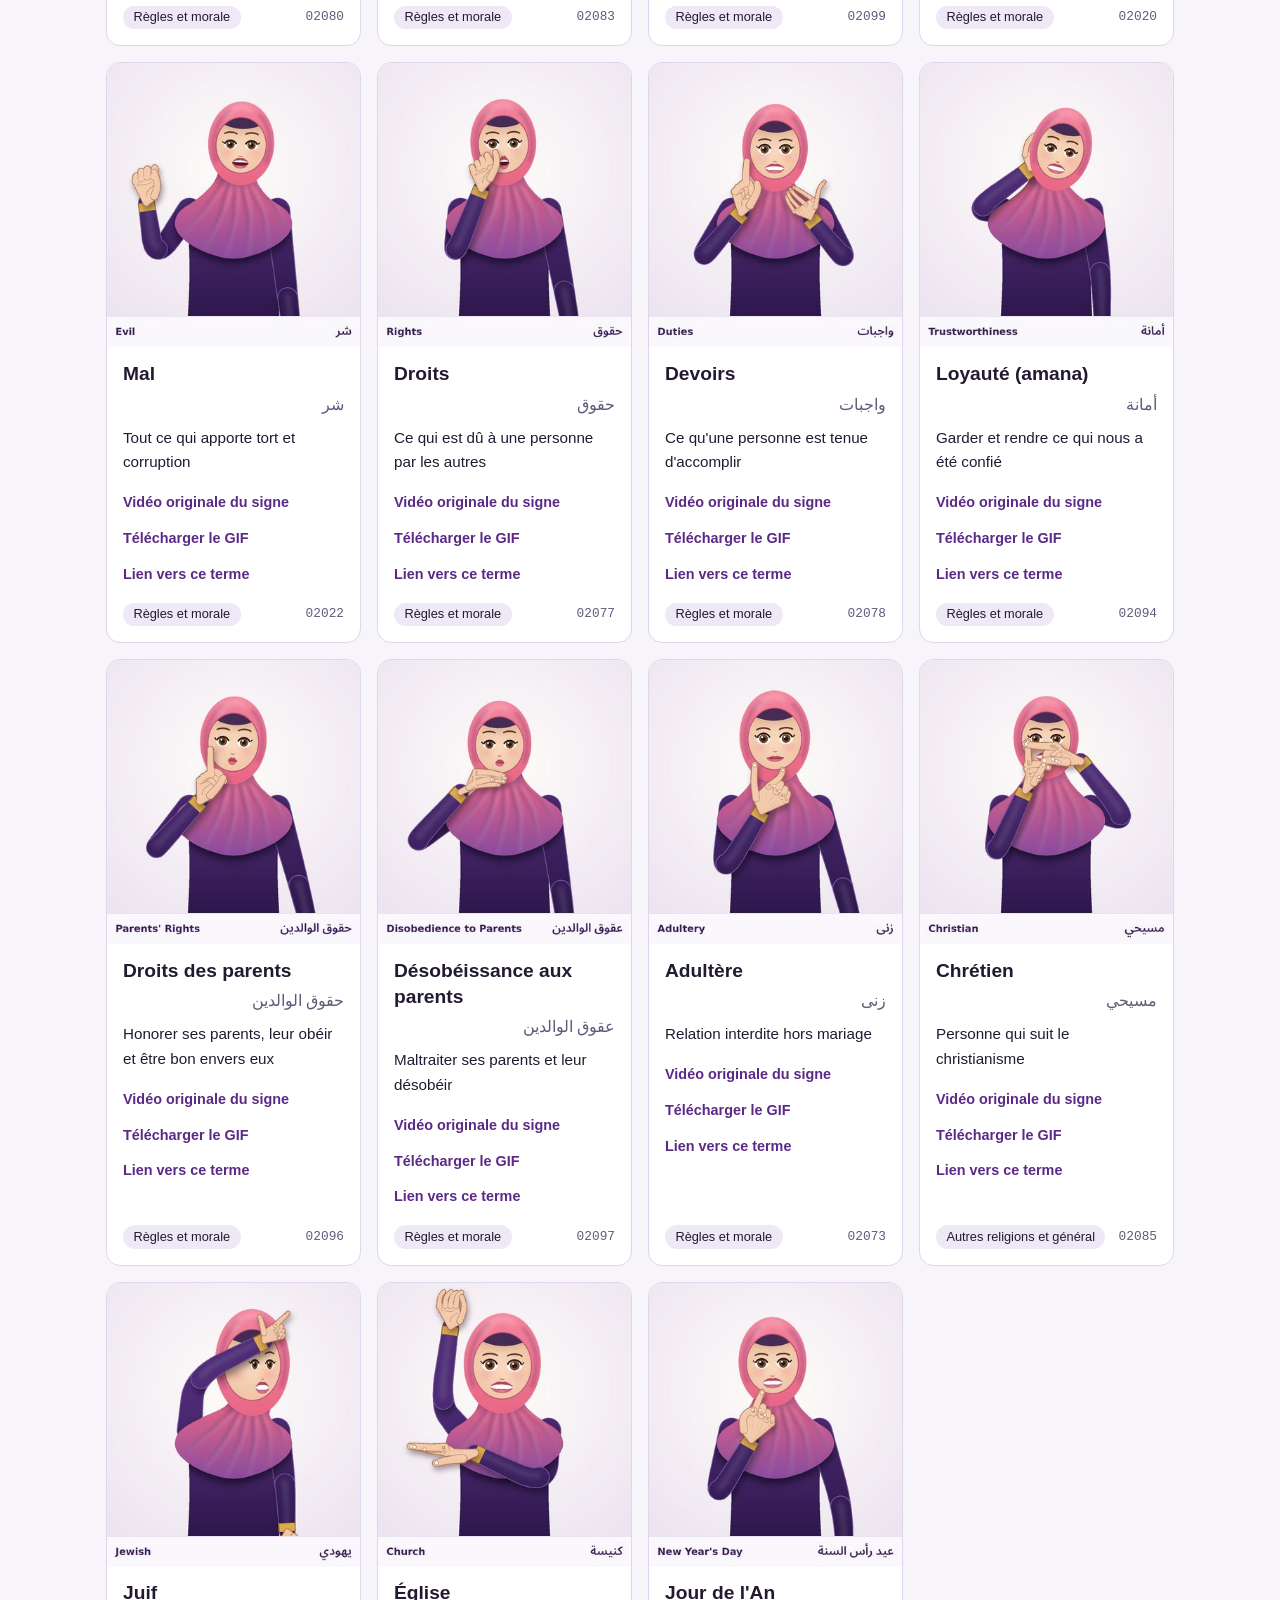
<file: fr.html>
<!DOCTYPE html>
<html lang="fr" dir="ltr">
<head>
<meta charset="utf-8">
<meta name="viewport" content="width=device-width, initial-scale=1">
<title>Religious Signs Reference</title>
<link rel="icon" href="data:image/svg+xml,%3Csvg xmlns=%27http://www.w3.org/2000/svg%27 viewBox=%270 0 32 32%27%3E%3Crect width=%2732%27 height=%2732%27 rx=%277%27 fill=%27%235b2a86%27/%3E%3Ccircle cx=%2716%27 cy=%2713%27 r=%276%27 fill=%27%23f0c4a4%27/%3E%3Cpath d=%27M5 30c1-9 6-12 11-12s10 3 11 12z%27 fill=%27%23e8688a%27/%3E%3C/svg%3E">
<link rel="stylesheet" href="assets/style.css">
</head>
<body>
<div class="wrap">
  <header class="top">
    <div class="bar">
      <a class="home" id="home" href="index.html"></a>
      <nav class="langs" aria-label="Language">
        <a href="ar.html" lang="ar">العربية</a>
        <a href="en.html" lang="en">English</a>
        <a href="fr.html" lang="fr" aria-current="page">Français</a>
      </nav>
    </div>
    <h1 id="title"></h1>
    <p class="lede" id="lede"></p>
    <input class="search" id="search" type="search" autocomplete="off">
    <div class="cats" id="cats"></div>
    <p class="count" id="count" aria-live="polite"></p>
  </header>
  <main class="grid" id="grid"></main>
  <footer>
    <p id="note1"></p>
    <p id="note2"></p>
  </footer>
</div>
<script>window.PAGE_LANG = "fr";</script>
<script src="data/terms.js"></script>
<script src="data/terms.fr.js"></script>
<script src="assets/app.js"></script>
</body>
</html>
</file>
<file: assets/style.css>
:root {
  --bg: #f7f4fa; --surface: #ffffff; --ink: #231a31; --muted: #63597a;
  --line: #ded6ea; --accent: #5b2a86; --accent-ink: #ffffff; --chip: #efe8f6; --slot: #f1ecf6;
}
@media (prefers-color-scheme: dark) {
  :root {
    --bg: #15111c; --surface: #1e1829; --ink: #ece7f4; --muted: #a79dbb;
    --line: #322a41; --accent: #c39be6; --accent-ink: #1a1224; --chip: #2a2238; --slot: #241d31;
  }
}
* { box-sizing: border-box; }
html { -webkit-text-size-adjust: 100%; }
body {
  margin: 0; background: var(--bg); color: var(--ink);
  font-family: "Noto Naskh Arabic", "Segoe UI", Tahoma, "Geeza Pro", Arial, sans-serif; line-height: 1.6;
}
a { color: var(--accent); }
.wrap { max-width: 1100px; margin: 0 auto; padding: 0 1rem; }

/* list pages */
header.top { padding: 1.5rem 0 1rem; }
.bar { display: flex; justify-content: space-between; align-items: center; gap: .75rem; flex-wrap: wrap; }
.home { text-decoration: none; font-weight: 600; }
.langs { display: flex; gap: .4rem; }
.langs a {
  border: 1px solid var(--line); background: var(--surface); color: var(--ink); text-decoration: none;
  border-radius: 999px; padding: .35rem .9rem; font-size: .92rem; min-height: 36px; display: inline-flex; align-items: center;
}
.langs a[aria-current="page"] { background: var(--accent); color: var(--accent-ink); border-color: var(--accent); }
h1 { margin: .9rem 0 .3rem; font-size: clamp(1.5rem, 5vw, 2.2rem); line-height: 1.25; }
.lede { margin: 0; color: var(--muted); max-width: 62ch; }
.search {
  width: 100%; margin-top: 1rem; padding: .8rem 1rem; font: inherit; font-size: 16px; color: var(--ink);
  background: var(--surface); border: 1px solid var(--line); border-radius: 12px;
}
.search:focus { outline: 2px solid var(--accent); outline-offset: 1px; }
.cats { display: flex; gap: .5rem; margin-top: .8rem; overflow-x: auto; padding-bottom: .3rem; scrollbar-width: thin; }
.cat {
  flex: none; border: 1px solid var(--line); background: transparent; color: var(--ink); border-radius: 999px;
  padding: .35rem .9rem; font: inherit; font-size: .92rem; cursor: pointer; min-height: 36px; white-space: nowrap;
}
.cat[aria-pressed="true"] { background: var(--accent); color: var(--accent-ink); border-color: var(--accent); }
.count { color: var(--muted); font-size: .9rem; margin: .7rem 0 0; }
main.grid { display: grid; gap: 1rem; grid-template-columns: repeat(auto-fill, minmax(250px, 1fr)); padding: 1rem 0 2.5rem; }
main.grid.single { grid-template-columns: minmax(0, 460px); justify-content: center; }
.card { background: var(--surface); border: 1px solid var(--line); border-radius: 14px; overflow: hidden; display: flex; flex-direction: column; }
.card:target, .card.hit { outline: 3px solid var(--accent); }
.slot { aspect-ratio: 360 / 404; background: var(--slot); position: relative; }
.slot video, .slot img { width: 100%; height: 100%; object-fit: contain; display: block; }
.body { padding: .85rem 1rem 1rem; display: flex; flex-direction: column; gap: .3rem; flex: 1; }
.term { margin: 0; font-size: 1.2rem; line-height: 1.35; }
.alt { margin: 0; color: var(--muted); font-size: .98rem; }
.meaning { margin: .25rem 0 .5rem; font-size: .95rem; }
.links { display: flex; flex-wrap: wrap; gap: .3rem 1rem; font-size: .9rem; font-weight: 600; }
.links a { text-decoration: none; padding: .25rem 0; }
.links a:hover { text-decoration: underline; }
.meta { display: flex; justify-content: space-between; align-items: center; gap: .5rem; margin-top: auto; padding-top: .5rem; }
.chip { background: var(--chip); border-radius: 999px; padding: .1rem .65rem; font-size: .8rem; }
.code { color: var(--muted); font-size: .8rem; font-family: ui-monospace, Menlo, Consolas, monospace; }
.empty { grid-column: 1 / -1; text-align: center; color: var(--muted); padding: 3rem 0; }
.all { display: inline-block; margin: .5rem 0 0; font-weight: 600; text-decoration: none; }
footer { border-top: 1px solid var(--line); color: var(--muted); font-size: .9rem; padding: 1.25rem 0 2.5rem; }
footer p { margin: .35rem 0; max-width: 78ch; }

/* landing page */
.hero { padding: 2.5rem 0 1rem; text-align: center; }
.hero h1 { font-size: clamp(1.7rem, 6vw, 2.6rem); margin: 0 0 .2rem; }
.hero .sub { color: var(--muted); margin: 0; font-size: 1.05rem; }
.doors { display: grid; gap: 1rem; grid-template-columns: repeat(auto-fit, minmax(240px, 1fr)); padding: 1.5rem 0; }
.door {
  background: var(--surface); border: 1px solid var(--line); border-radius: 16px; padding: 1.25rem; text-decoration: none;
  color: var(--ink); display: flex; flex-direction: column; gap: .5rem;
}
.door:hover, .door:focus-visible { border-color: var(--accent); outline: none; }
.door h2 { margin: 0; font-size: 1.3rem; color: var(--accent); }
.door p { margin: 0; font-size: .97rem; }
.door .go { margin-top: auto; font-weight: 700; color: var(--accent); padding-top: .5rem; }
.sample { display: block; width: 180px; max-width: 60%; margin: 1.25rem auto 0; border-radius: 14px; border: 1px solid var(--line); }
section.info { background: var(--surface); border: 1px solid var(--line); border-radius: 16px; padding: 1.1rem 1.25rem; margin: 0 0 1rem; }
section.info h2 { margin: 0 0 .4rem; font-size: 1.1rem; }
section.info p { margin: .4rem 0; font-size: .96rem; max-width: 80ch; }
</file>
